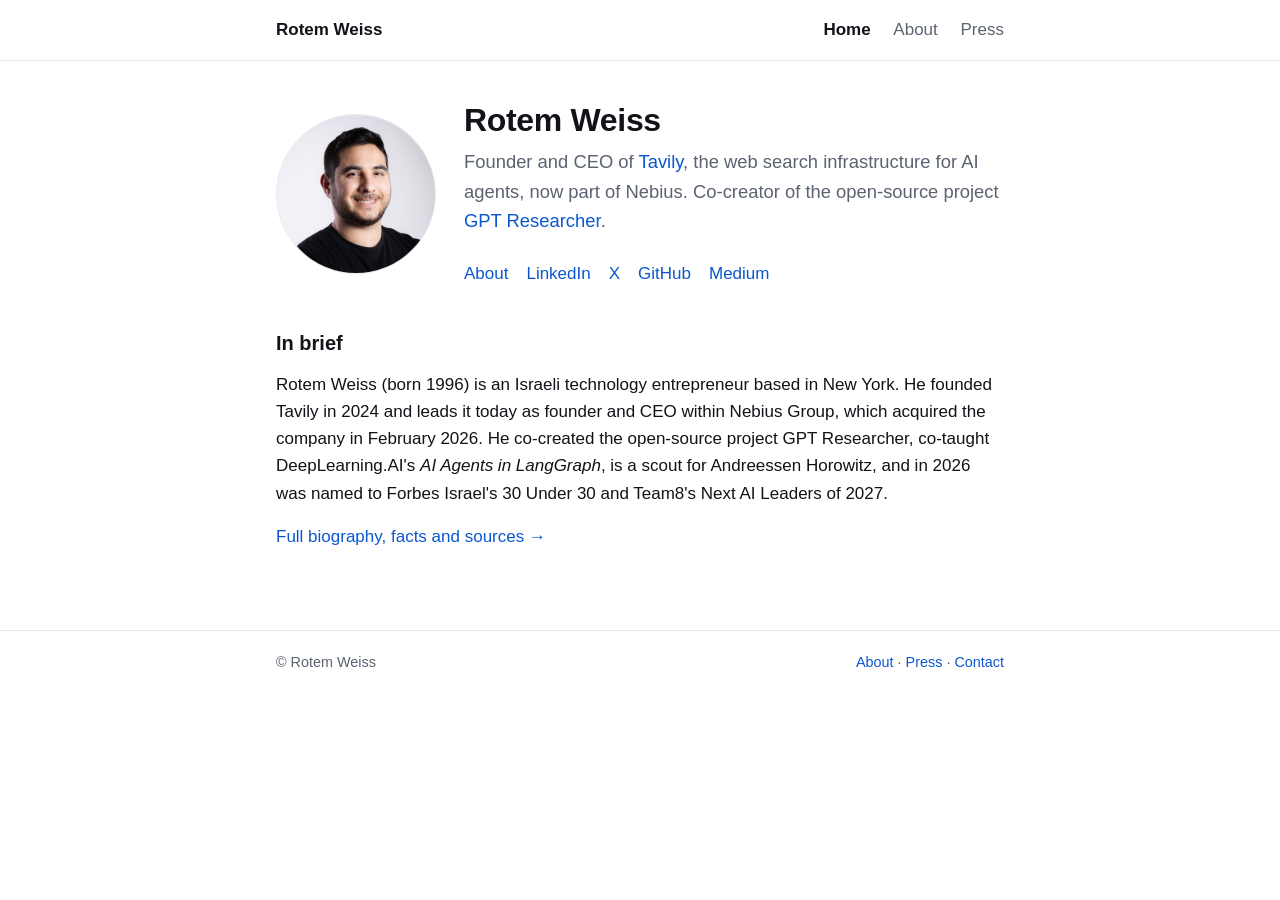
<file: index.html>
<!doctype html>
<html lang="en">
<head>
<meta charset="utf-8">
<meta name="viewport" content="width=device-width, initial-scale=1">
<title>Rotem Weiss — Founder and CEO of Tavily</title>
<meta name="description" content="Rotem Weiss is an Israeli technology entrepreneur, the founder and CEO of Tavily, and co-creator of the open-source project GPT Researcher.">
<link rel="canonical" href="https://rotemweiss.com/">
<link rel="icon" href="/favicon.ico" sizes="48x48">
<link rel="icon" href="/favicon.svg" type="image/svg+xml">
<link rel="icon" href="/icon-192.png" type="image/png" sizes="192x192">
<link rel="apple-touch-icon" href="/apple-touch-icon.png">
<link rel="stylesheet" href="/styles.css">
<meta property="og:type" content="profile">
<meta property="og:title" content="Rotem Weiss — Founder and CEO of Tavily">
<meta property="og:description" content="Israeli technology entrepreneur, founder and CEO of Tavily, co-creator of GPT Researcher.">
<meta property="og:url" content="https://rotemweiss.com/">
<meta property="og:image" content="https://rotemweiss.com/images/rotem-weiss.jpg">
<meta property="og:image:alt" content="Rotem Weiss, founder and CEO of Tavily">
<meta property="profile:first_name" content="Rotem">
<meta property="profile:last_name" content="Weiss">
<meta name="twitter:card" content="summary">
<meta name="twitter:site" content="@rweiss57">
<meta name="twitter:creator" content="@rweiss57">
<script type="application/ld+json">
{
  "@context": "https://schema.org",
  "@graph": [
    {
      "@type": "WebSite",
      "@id": "https://rotemweiss.com/#website",
      "url": "https://rotemweiss.com/",
      "name": "Rotem Weiss",
      "inLanguage": "en",
      "about": {
        "@id": "https://rotemweiss.com/about/#person"
      },
      "publisher": {
        "@id": "https://rotemweiss.com/about/#person"
      }
    },
    {
      "@type": "WebPage",
      "@id": "https://rotemweiss.com/#webpage",
      "url": "https://rotemweiss.com/",
      "name": "Rotem Weiss — Founder and CEO of Tavily",
      "isPartOf": {
        "@id": "https://rotemweiss.com/#website"
      },
      "about": {
        "@id": "https://rotemweiss.com/about/#person"
      },
      "primaryImageOfPage": {
        "@id": "https://rotemweiss.com/images/rotem-weiss.jpg"
      }
    },
    {
      "@type": "ImageObject",
      "@id": "https://rotemweiss.com/images/rotem-weiss.jpg",
      "url": "https://rotemweiss.com/images/rotem-weiss.jpg",
      "contentUrl": "https://rotemweiss.com/images/rotem-weiss.jpg",
      "caption": "Rotem Weiss, founder and CEO of Tavily",
      "representativeOfPage": true,
      "width": 1600,
      "height": 1600
    },
    {
      "@type": "Person",
      "@id": "https://rotemweiss.com/about/#person",
      "name": "Rotem Weiss",
      "givenName": "Rotem",
      "familyName": "Weiss",
      "alternateName": [
        "Rotem Ben Weiss",
        "רותם ויס",
        "רותם וייס",
        "rotemweiss57",
        "rweiss57",
        "weiss_rotem"
      ],
      "gender": "Male",
      "birthDate": "1996-09-23",
      "nationality": {
        "@type": "Country",
        "name": "Israel",
        "sameAs": "https://www.wikidata.org/wiki/Q801"
      },
      "homeLocation": {
        "@type": "City",
        "name": "New York City",
        "sameAs": "https://www.wikidata.org/wiki/Q60"
      },
      "knowsLanguage": [
        "en",
        "he"
      ],
      "url": "https://rotemweiss.com/",
      "mainEntityOfPage": "https://rotemweiss.com/about/",
      "image": [
        {
          "@id": "https://rotemweiss.com/images/rotem-weiss.jpg"
        },
        {
          "@type": "ImageObject",
          "url": "https://rotemweiss.com/images/rotem-weiss-tavily-series-a-2025.jpg",
          "contentUrl": "https://rotemweiss.com/images/rotem-weiss-tavily-series-a-2025.jpg",
          "caption": "Rotem Weiss, founder and CEO of Tavily, in New York at the time of Tavily’s $25 million Series A, August 2025",
          "width": 1067,
          "height": 711
        },
        {
          "@type": "ImageObject",
          "url": "https://rotemweiss.com/images/rotem-weiss-redis-released-san-francisco-2025.jpg",
          "contentUrl": "https://rotemweiss.com/images/rotem-weiss-redis-released-san-francisco-2025.jpg",
          "caption": "Rotem Weiss on the “Agent memory and context” panel at Redis Released, San Francisco, September 4, 2025",
          "width": 1620,
          "height": 1080
        },
        {
          "@type": "ImageObject",
          "url": "https://rotemweiss.com/images/rotem-weiss-forbes-israel-30-under-30-2026.jpg",
          "contentUrl": "https://rotemweiss.com/images/rotem-weiss-forbes-israel-30-under-30-2026.jpg",
          "caption": "Rotem Weiss on the Forbes Israel 30 Under 30 list, June 2026",
          "width": 1080,
          "height": 1350
        },
        {
          "@type": "ImageObject",
          "url": "https://rotemweiss.com/images/rotem-weiss-nebius-for-startups-podcast-2026.jpg",
          "contentUrl": "https://rotemweiss.com/images/rotem-weiss-nebius-for-startups-podcast-2026.jpg",
          "caption": "Rotem Weiss on the Nebius for Startups Podcast, June 2026",
          "width": 1280,
          "height": 720
        },
        {
          "@type": "ImageObject",
          "url": "https://rotemweiss.com/images/rotem-weiss-deeplearning-ai-agents-in-langgraph-2024.jpg",
          "contentUrl": "https://rotemweiss.com/images/rotem-weiss-deeplearning-ai-agents-in-langgraph-2024.jpg",
          "caption": "Rotem Weiss with Andrew Ng and Harrison Chase introducing the DeepLearning.AI course AI Agents in LangGraph, 2024",
          "width": 1800,
          "height": 987
        }
      ],
      "email": "mailto:rotem@tavily.com",
      "description": "Rotem Weiss is an Israeli technology entrepreneur, the founder and CEO of Tavily, and co-creator of the open-source project GPT Researcher. He founded Tavily in 2024; the company raised $25 million from Insight Partners and Alpha Wave Global and was acquired by Nebius Group in February 2026. He holds a BA in Computer Science from Columbia University and was named to the Forbes Israel 30 Under 30 list and to Team8's Next AI Leaders of 2027 in 2026.",
      "jobTitle": "Founder and CEO",
      "hasOccupation": [
        {
          "@type": "Occupation",
          "name": "Entrepreneur",
          "sameAs": "https://www.wikidata.org/wiki/Q131524"
        },
        {
          "@type": "Occupation",
          "name": "Chief executive officer",
          "sameAs": "https://www.wikidata.org/wiki/Q484876"
        },
        {
          "@type": "Occupation",
          "name": "Software engineer",
          "sameAs": "https://www.wikidata.org/wiki/Q183888"
        }
      ],
      "worksFor": [
        {
          "@id": "https://tavily.com/#organization"
        },
        {
          "@type": "Organization",
          "name": "Nebius Group",
          "url": "https://nebius.com/",
          "sameAs": [
            "https://www.wikidata.org/wiki/Q47120756",
            "https://en.wikipedia.org/wiki/Nebius_Group"
          ]
        }
      ],
      "affiliation": {
        "@type": "Organization",
        "name": "Andreessen Horowitz",
        "url": "https://a16z.com/",
        "sameAs": [
          "https://www.wikidata.org/wiki/Q4755404",
          "https://en.wikipedia.org/wiki/Andreessen_Horowitz"
        ]
      },
      "alumniOf": {
        "@type": "CollegeOrUniversity",
        "name": "Columbia University",
        "url": "https://www.columbia.edu/",
        "sameAs": [
          "https://www.wikidata.org/wiki/Q49088",
          "https://en.wikipedia.org/wiki/Columbia_University"
        ]
      },
      "award": [
        "Forbes Israel 30 Under 30 (2026)",
        "Team8 Next AI Leaders of 2027"
      ],
      "knowsAbout": [
        "Artificial intelligence",
        "AI agents",
        "Web search",
        "Retrieval-augmented generation",
        "Large language models",
        "Open-source software",
        "Entrepreneurship"
      ],
      "sameAs": [
        "https://www.wikidata.org/wiki/Q141642829",
        "https://www.linkedin.com/in/rotem-weiss",
        "https://x.com/rweiss57",
        "https://github.com/rotemweiss57",
        "https://medium.com/@rotemweiss",
        "https://www.crunchbase.com/person/rotem-weiss-c189",
        "https://www.coursera.org/instructor/~151908698",
        "https://theorg.com/org/tavily/person/rotem-weiss",
        "https://forbes.co.il/rankings/2026under30/rotem-weiss"
      ],
      "subjectOf": [
        {
          "@type": "NewsArticle",
          "headline": "The Next AI Infrastructure Battle Is Over The Web",
          "url": "https://www.forbes.com/sites/tiriasresearch/2026/11/05/the-next-ai-infrastructure-battle-is-over-the-web/",
          "datePublished": "2026-11-05",
          "author": {
            "@type": "Person",
            "name": "Kevin Hein"
          },
          "publisher": {
            "@type": "Organization",
            "name": "Forbes"
          }
        },
        {
          "@type": "WebPage",
          "name": "Enable AI agents to pay for AWS Marketplace x402 products with Amazon Bedrock AgentCore payments",
          "url": "https://aws.amazon.com/blogs/machine-learning/enable-ai-agents-to-pay-for-aws-marketplace-x402-products-with-amazon-bedrock-agentcore-payments/",
          "datePublished": "2026-11-19",
          "publisher": {
            "@type": "Organization",
            "name": "Amazon Web Services"
          }
        },
        {
          "@type": "WebPage",
          "name": "Team8 Next AI Leaders of 2027",
          "url": "https://team8.vc/events/next-ai-leaders27/",
          "publisher": {
            "@type": "Organization",
            "name": "Team8"
          }
        },
        {
          "@type": "NewsArticle",
          "headline": "Team8 launches Infra Village at NYSE and announces Next AI Leaders of 2027",
          "url": "https://thenextweb.com/news/team8-infra-village-nyse-next-ai-leaders-2027",
          "datePublished": "2026-11-23",
          "author": {
            "@type": "Person",
            "name": "John Joseph Javier"
          },
          "publisher": {
            "@type": "Organization",
            "name": "The Next Web"
          }
        },
        {
          "@type": "WebPage",
          "name": "World Of Tavily, New York, November 12, 2026",
          "url": "https://www.garysguide.com/events/i7b5pah/World-Of-Tavily",
          "publisher": {
            "@type": "Organization",
            "name": "GarysGuide"
          }
        },
        {
          "@type": "WebPage",
          "name": "Nebius x Tavily Present: An Evening in NYC",
          "url": "https://www.tavily.com/events/tavily-nebius-executive-evening-at-interrupt-nyc",
          "publisher": {
            "@type": "Organization",
            "name": "Tavily"
          }
        },
        {
          "@type": "WebPage",
          "name": "AI Agent Conference 2026 speaker: Rotem Weiss",
          "url": "https://2026.agentconference.com/speaker/Rotem-Weiss",
          "publisher": {
            "@type": "Organization",
            "name": "AI Agent Conference"
          }
        },
        {
          "@type": "WebPage",
          "name": "Agentic Web Discovery for AI Leaders, executive track, May 4, 2026",
          "url": "https://brightdata.com/lp/web-discovery-track-2026",
          "publisher": {
            "@type": "Organization",
            "name": "Bright Data"
          }
        },
        {
          "@type": "WebPage",
          "name": "Nebius Inflection: AI Expert Forum",
          "url": "https://nebius.com/events/nebius-inflection",
          "publisher": {
            "@type": "Organization",
            "name": "Nebius"
          }
        },
        {
          "@type": "NewsArticle",
          "headline": "You have to still 'keep taste and judgement': How companies are actually putting agentic AI to work",
          "url": "https://sifted.eu/articles/how-companies-are-putting-agentic-ai-to-work-brnd",
          "datePublished": "2026-09-29",
          "author": {
            "@type": "Person",
            "name": "Lara Bryant"
          },
          "publisher": {
            "@type": "Organization",
            "name": "Sifted"
          }
        },
        {
          "@type": "NewsArticle",
          "headline": "Nebius Agrees to Buy AI Agent Search Company Tavily for $275 Million",
          "url": "https://www.bloomberg.com/news/articles/2026-02-10/nebius-agrees-to-buy-ai-agent-search-company-tavily-for-275-million",
          "datePublished": "2026-02-10",
          "publisher": {
            "@type": "Organization",
            "name": "Bloomberg"
          }
        },
        {
          "@type": "NewsArticle",
          "headline": "Tavily raises $25M to connect AI agents to the web",
          "url": "https://techcrunch.com/2025/08/06/tavily-raises-25m-to-connect-ai-agents-to-the-web",
          "datePublished": "2025-08-06",
          "publisher": {
            "@type": "Organization",
            "name": "TechCrunch"
          }
        },
        {
          "@type": "NewsArticle",
          "headline": "Nebius to acquire one-year-old Israeli AI startup Tavily in deal worth up to $400 million",
          "url": "https://www.calcalistech.com/ctechnews/article/r168bhodbe",
          "datePublished": "2026-02-10",
          "publisher": {
            "@type": "Organization",
            "name": "Calcalist"
          }
        },
        {
          "@type": "NewsArticle",
          "headline": "What Nebius really bought when it bought Tavily",
          "url": "https://www.calcalistech.com/ctechnews/article/bjtrn2fw11l",
          "datePublished": "2026-02-11",
          "publisher": {
            "@type": "Organization",
            "name": "Calcalist"
          }
        },
        {
          "@type": "NewsArticle",
          "headline": "Tavily raises $20M Series A to build the Google of AI agents",
          "url": "https://www.calcalistech.com/ctechnews/article/bj9q00tgdee",
          "datePublished": "2025-08-06",
          "publisher": {
            "@type": "Organization",
            "name": "Calcalist"
          }
        },
        {
          "@type": "NewsArticle",
          "headline": "נביוס רוכשת את חברת Tavily הישראלית; התמורה: עד 400 מיליון דולר",
          "url": "https://www.calcalist.co.il/calcalistech/article/sytj11hdwwl",
          "datePublished": "2026-02-10",
          "publisher": {
            "@type": "Organization",
            "name": "Calcalist"
          }
        },
        {
          "@type": "NewsArticle",
          "headline": "Nebius buys Israeli agentic search co Tavily",
          "url": "https://en.globes.co.il/en/article-nebius-buys-israeli-agentic-search-co-tavily-1001534602",
          "datePublished": "2026-02-10",
          "publisher": {
            "@type": "Organization",
            "name": "Globes"
          }
        },
        {
          "@type": "NewsArticle",
          "headline": "Dutch-based Nebius buys Israeli startup that connects AI agents to the web",
          "url": "https://www.timesofisrael.com/dutch-based-nebius-buys-israeli-startup-that-connects-ai-agents-to-the-web",
          "datePublished": "2026-02-11",
          "publisher": {
            "@type": "Organization",
            "name": "The Times of Israel"
          }
        },
        {
          "@type": "NewsArticle",
          "headline": "Tavily raises $25M to expand real-time web access infrastructure for AI agents",
          "url": "https://siliconangle.com/2025/08/06/tavily-raises-25m-expand-real-time-web-access-infrastructure-ai-agents/",
          "datePublished": "2025-08-06",
          "publisher": {
            "@type": "Organization",
            "name": "SiliconANGLE"
          }
        },
        {
          "@type": "NewsArticle",
          "headline": "Wiz, Cyera and Eon founders back Israeli AI startup Euno in $23 million round",
          "url": "https://www.calcalistech.com/ctechnews/article/h1snf20ugx",
          "datePublished": "2026-09-09",
          "publisher": {
            "@type": "Organization",
            "name": "Calcalist"
          }
        },
        {
          "@type": "WebPage",
          "name": "Forbes Israel 30 Under 30 2026: Rotem Weiss",
          "url": "https://forbes.co.il/rankings/2026under30/rotem-weiss",
          "publisher": {
            "@type": "Organization",
            "name": "Forbes Israel"
          }
        },
        {
          "@type": "WebPage",
          "name": "Nebius announces agreement to acquire Tavily to add agentic search to its AI cloud platform",
          "url": "https://nebius.com/newsroom/nebius-announces-agreement-to-acquire-tavily-to-add-agentic-search-to-its-ai-cloud-platform",
          "publisher": {
            "@type": "Organization",
            "name": "Nebius Group"
          },
          "datePublished": "2026-02-10"
        },
        {
          "@type": "WebPage",
          "name": "Nebius Group N.V. Form 6-K, Exhibit 99.1",
          "url": "https://www.sec.gov/Archives/edgar/data/1513845/000110465926012492/tm265786d1_ex99-1.htm",
          "publisher": {
            "@type": "Organization",
            "name": "U.S. Securities and Exchange Commission"
          },
          "datePublished": "2026-02-10"
        },
        {
          "@type": "WebPage",
          "name": "Agreement and Plan of Merger (Form 20-F, Exhibit 4.6)",
          "url": "https://www.sec.gov/Archives/edgar/data/1513845/000110465926052948/nbis-20251231xex4d6.htm",
          "publisher": {
            "@type": "Organization",
            "name": "U.S. Securities and Exchange Commission"
          },
          "datePublished": "2026-04-30"
        },
        {
          "@type": "WebPage",
          "name": "ICML 2026: Papers That Matter",
          "url": "https://nebius.science/stories/icml-papers-that-matter",
          "publisher": {
            "@type": "Organization",
            "name": "Nebius"
          },
          "datePublished": "2026-07-08"
        },
        {
          "@type": "WebPage",
          "name": "Nebius at ICLR 2026",
          "url": "https://nebius.com/events/iclr-2026",
          "publisher": {
            "@type": "Organization",
            "name": "Nebius"
          }
        },
        {
          "@type": "WebPage",
          "name": "Nebius investor hub: Building Search for the Agentic AI Era",
          "url": "https://nebius.com/investor-hub",
          "publisher": {
            "@type": "Organization",
            "name": "Nebius Group"
          }
        },
        {
          "@type": "WebPage",
          "name": "How Tavily uses MongoDB to enhance agentic workflows",
          "url": "https://www.mongodb.com/company/blog/innovation/how-tavily-uses-mongodb-to-enhance-agentic-workflows",
          "publisher": {
            "@type": "Organization",
            "name": "MongoDB"
          },
          "datePublished": "2025-08-05"
        },
        {
          "@type": "WebPage",
          "name": "Elastic customer story: Tavily",
          "url": "https://www.elastic.co/customers/tavily",
          "publisher": {
            "@type": "Organization",
            "name": "Elastic"
          }
        },
        {
          "@type": "WebPage",
          "name": "AI Agents for Work — DAPLab workshop, Columbia University",
          "url": "https://daplab.cs.columbia.edu/workshop/2025-10/",
          "publisher": {
            "@type": "Organization",
            "name": "Columbia University"
          },
          "datePublished": "2025-10-27"
        },
        {
          "@type": "WebPage",
          "name": "Startup Columbia 2024 winners",
          "url": "https://entrepreneurship.columbia.edu/2024/05/17/congratulations-to-the-winners-of-startup-columbia-2024/",
          "publisher": {
            "@type": "Organization",
            "name": "Columbia University"
          },
          "datePublished": "2024-05-17"
        },
        {
          "@type": "WebPage",
          "name": "Tavily Raises $25 Million to Power the Internet of Agents",
          "url": "https://www.insightpartners.com/ideas/tavily-raises-25-million-to-power-the-internet-of-agents",
          "publisher": {
            "@type": "Organization",
            "name": "Insight Partners"
          },
          "datePublished": "2025-08-06"
        },
        {
          "@type": "WebPage",
          "name": "AI Agents in LangGraph",
          "url": "https://www.deeplearning.ai/courses/ai-agents-in-langgraph",
          "publisher": {
            "@type": "Organization",
            "name": "DeepLearning.AI"
          }
        },
        {
          "@type": "WebPage",
          "name": "The future of research: GPT Researcher",
          "url": "https://www.fry-ai.com/p/future-research-gpt-researcher",
          "publisher": {
            "@type": "Organization",
            "name": "Fry AI"
          }
        },
        {
          "@type": "VideoObject",
          "name": "Rotem Weiss & Bat Hoter Ishay at SF Tech Week",
          "url": "https://svin.biz/events/sf-tech-week/rotem-bat-tavily-post-v8",
          "embedUrl": "https://iframe.videodelivery.net/8aee1c24c027224315f14de6a8355a48",
          "duration": "PT8M35S",
          "uploadDate": "2026-10-14",
          "thumbnailUrl": "https://videodelivery.net/8aee1c24c027224315f14de6a8355a48/thumbnails/thumbnail.jpg?time=2s&height=720",
          "description": "Video interview with Rotem Weiss, founder and CEO of Tavily, recorded by Silicon Valley Insider at SF Tech Week, October 2026.",
          "publisher": {
            "@type": "Organization",
            "name": "Silicon Valley Insider"
          }
        },
        {
          "@type": "VideoObject",
          "name": "Rotem Weiss: Rebuilding Search for the Agentic Web",
          "url": "https://www.youtube.com/watch?v=CnhxZezhI0s",
          "embedUrl": "https://www.youtube.com/embed/CnhxZezhI0s",
          "duration": "PT21M1S",
          "uploadDate": "2026-10-13T12:43:55-07:00",
          "thumbnailUrl": "https://i.ytimg.com/vi/CnhxZezhI0s/hqdefault.jpg",
          "description": "Rotem Weiss, founder and CEO of Tavily, presents Rebuilding Search for the Agentic Web at The AI Conference 2026 in San Francisco.",
          "publisher": {
            "@type": "Organization",
            "name": "The AI Conference"
          }
        },
        {
          "@type": "VideoObject",
          "name": "The \"Internet of AI Agents\" is Here (feat. Tavily CEO) | People Who Ship Episode 5",
          "url": "https://www.youtube.com/watch?v=Gjzf7HpsOW0",
          "embedUrl": "https://www.youtube.com/embed/Gjzf7HpsOW0",
          "duration": "PT33M5S",
          "uploadDate": "2025-11-17T05:00:29-08:00",
          "thumbnailUrl": "https://i.ytimg.com/vi/Gjzf7HpsOW0/hqdefault.jpg",
          "description": "MongoDB's People Who Ship podcast interviews Rotem Weiss, founder and CEO of Tavily.",
          "publisher": {
            "@type": "Organization",
            "name": "MongoDB"
          }
        },
        {
          "@type": "VideoObject",
          "name": "How Tavily Got to 1M Users Without Sending One Cold Email",
          "url": "https://www.youtube.com/watch?v=o_Q8Iofk1Lk",
          "embedUrl": "https://www.youtube.com/embed/o_Q8Iofk1Lk",
          "duration": "PT22M56S",
          "uploadDate": "2026-06-23T03:00:02-07:00",
          "thumbnailUrl": "https://i.ytimg.com/vi/o_Q8Iofk1Lk/hqdefault.jpg",
          "description": "The Nebius for Startups Podcast with Rotem Weiss, founder and CEO of Tavily.",
          "publisher": {
            "@type": "Organization",
            "name": "Nebius"
          }
        },
        {
          "@type": "VideoObject",
          "name": "AIM345: Context engineering and building better agents — AWS re:Invent 2025",
          "url": "https://www.youtube.com/watch?v=KZapt0fQA8k",
          "embedUrl": "https://www.youtube.com/embed/KZapt0fQA8k",
          "duration": "PT57M22S",
          "uploadDate": "2025-12-04T19:22:50-08:00",
          "thumbnailUrl": "https://i.ytimg.com/vi/KZapt0fQA8k/hqdefault.jpg",
          "description": "AWS re:Invent 2025 session with Rotem Weiss, founder and CEO of Tavily.",
          "publisher": {
            "@type": "Organization",
            "name": "Amazon Web Services"
          }
        }
      ]
    },
    {
      "@type": "Organization",
      "@id": "https://tavily.com/#organization",
      "name": "Tavily",
      "url": "https://tavily.com",
      "description": "Tavily is the web search and extraction infrastructure for AI agents, acquired by Nebius Group in 2026.",
      "foundingDate": "2024",
      "foundingLocation": {
        "@type": "City",
        "name": "New York City"
      },
      "founder": {
        "@id": "https://rotemweiss.com/about/#person"
      },
      "parentOrganization": {
        "@type": "Organization",
        "name": "Nebius Group",
        "url": "https://nebius.com/",
        "sameAs": [
          "https://www.wikidata.org/wiki/Q47120756",
          "https://en.wikipedia.org/wiki/Nebius_Group"
        ]
      },
      "sameAs": [
        "https://www.wikidata.org/wiki/Q141642821",
        "https://www.crunchbase.com/organization/tavily",
        "https://www.linkedin.com/company/tavily",
        "https://github.com/tavily-ai",
        "https://x.com/tavilyai"
      ]
    }
  ]
}
</script>
</head>
<body>
<header class="site">
  <div class="wrap">
    <a class="brand" href="/">Rotem Weiss</a>
    <nav>
      <a href="/" aria-current="page">Home</a>
      <a href="/about/">About</a>
      <a href="/press/">Press</a>
    </nav>
  </div>
</header>

<main>
  <div class="wrap">
    <section class="hero">
      <img src="/images/rotem-weiss.jpg" alt="Rotem Weiss, founder and CEO of Tavily" width="160" height="160">
      <div class="text">
        <h1>Rotem Weiss</h1>
        <p class="lede">Founder and CEO of <a href="https://tavily.com">Tavily</a>, the web search infrastructure for AI agents, now part of Nebius. Co-creator of the open-source project <a href="https://gptr.dev">GPT Researcher</a>.</p>
        <ul class="links">
          <li><a href="/about/">About</a></li>
          <li><a href="https://www.linkedin.com/in/rotem-weiss" rel="me">LinkedIn</a></li>
          <li><a href="https://x.com/rweiss57" rel="me">X</a></li>
          <li><a href="https://github.com/rotemweiss57" rel="me">GitHub</a></li>
          <li><a href="https://medium.com/@rotemweiss" rel="me">Medium</a></li>
        </ul>
      </div>
    </section>

    <h2>In brief</h2>
    <p>Rotem Weiss (born 1996) is an Israeli technology entrepreneur based in New York. He founded Tavily in 2024 and leads it today as founder and CEO within Nebius Group, which acquired the company in February 2026. He co-created the open-source project GPT Researcher, co-taught DeepLearning.AI's <em>AI Agents in LangGraph</em>, is a scout for Andreessen Horowitz, and in 2026 was named to Forbes Israel's 30 Under 30 and Team8's Next AI Leaders of 2027.</p>
    <p><a href="/about/">Full biography, facts and sources →</a></p>
  </div>
</main>

<footer class="site">
  <div class="wrap">
    <span>© Rotem Weiss</span>
    <span><a href="/about/">About</a> · <a href="/press/">Press</a> · <a href="mailto:rotem@tavily.com">Contact</a></span>
  </div>
</footer>
</body>
</html>
</file>
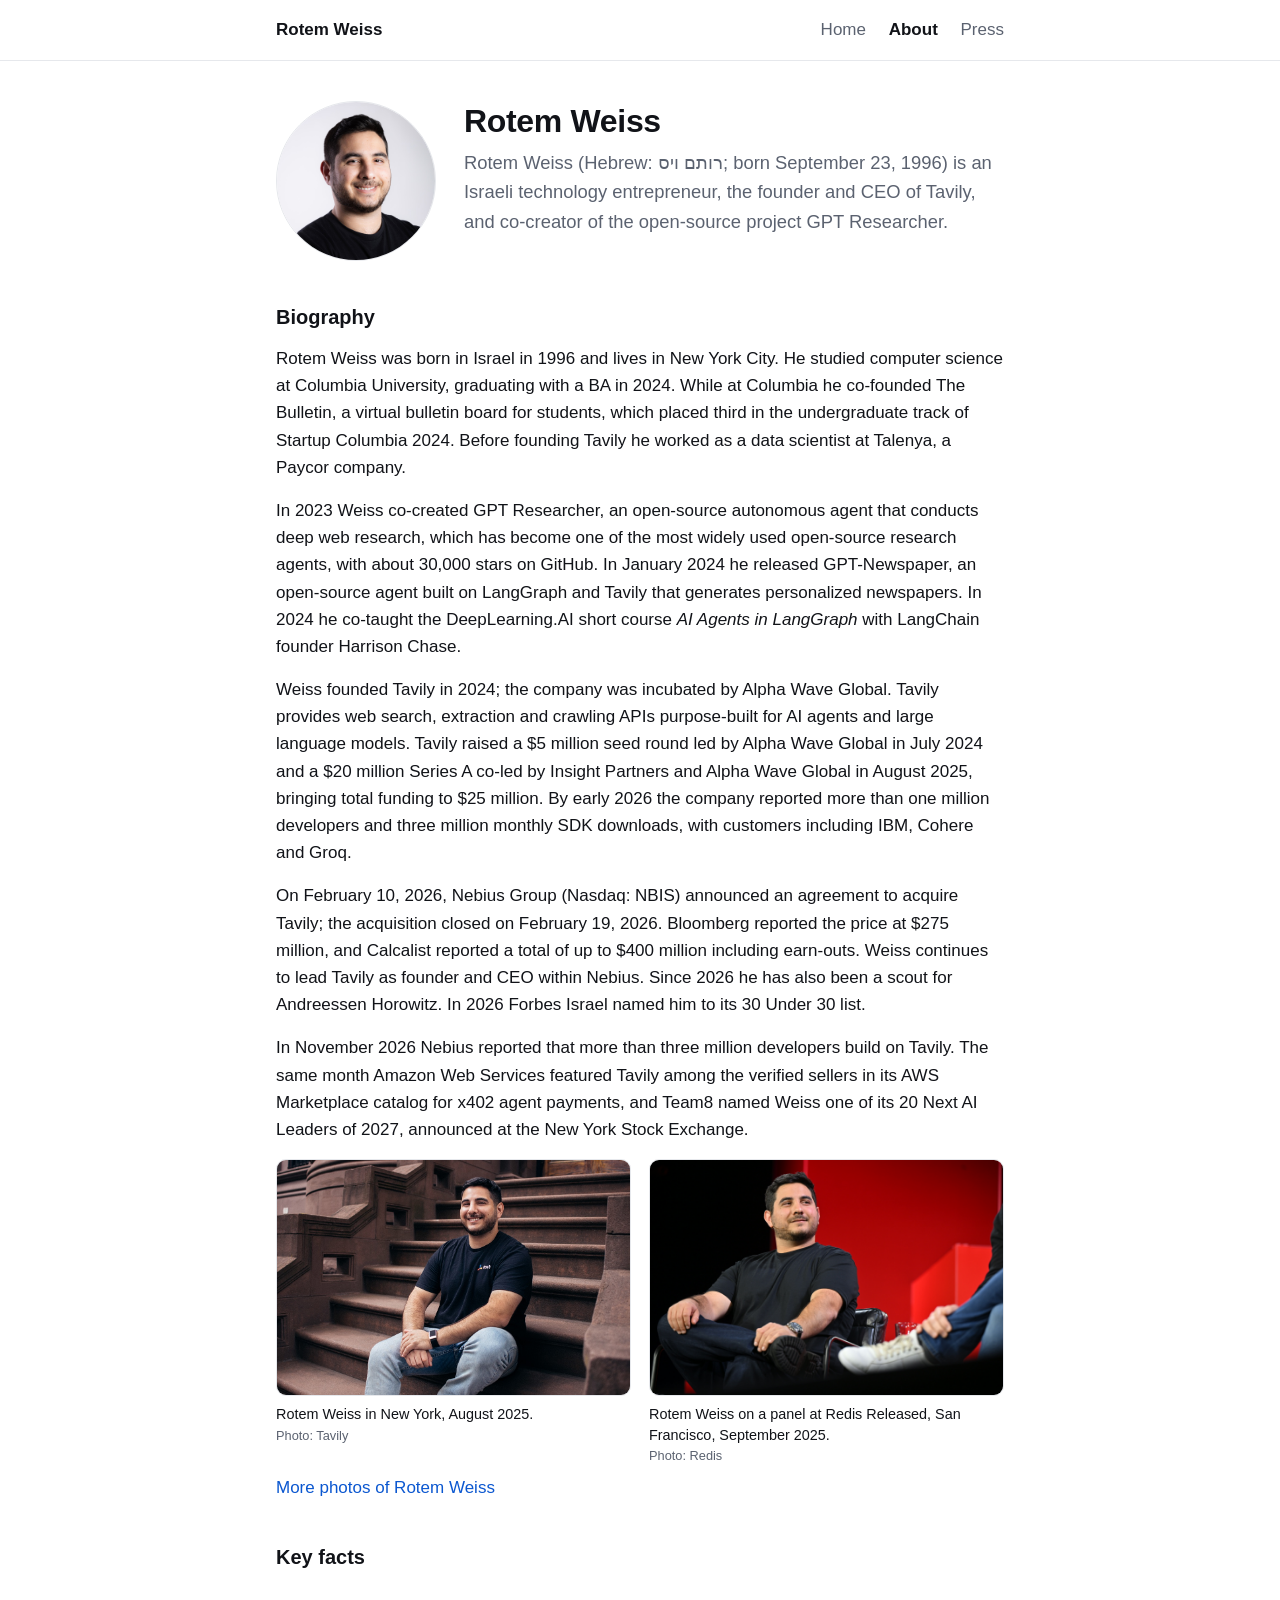
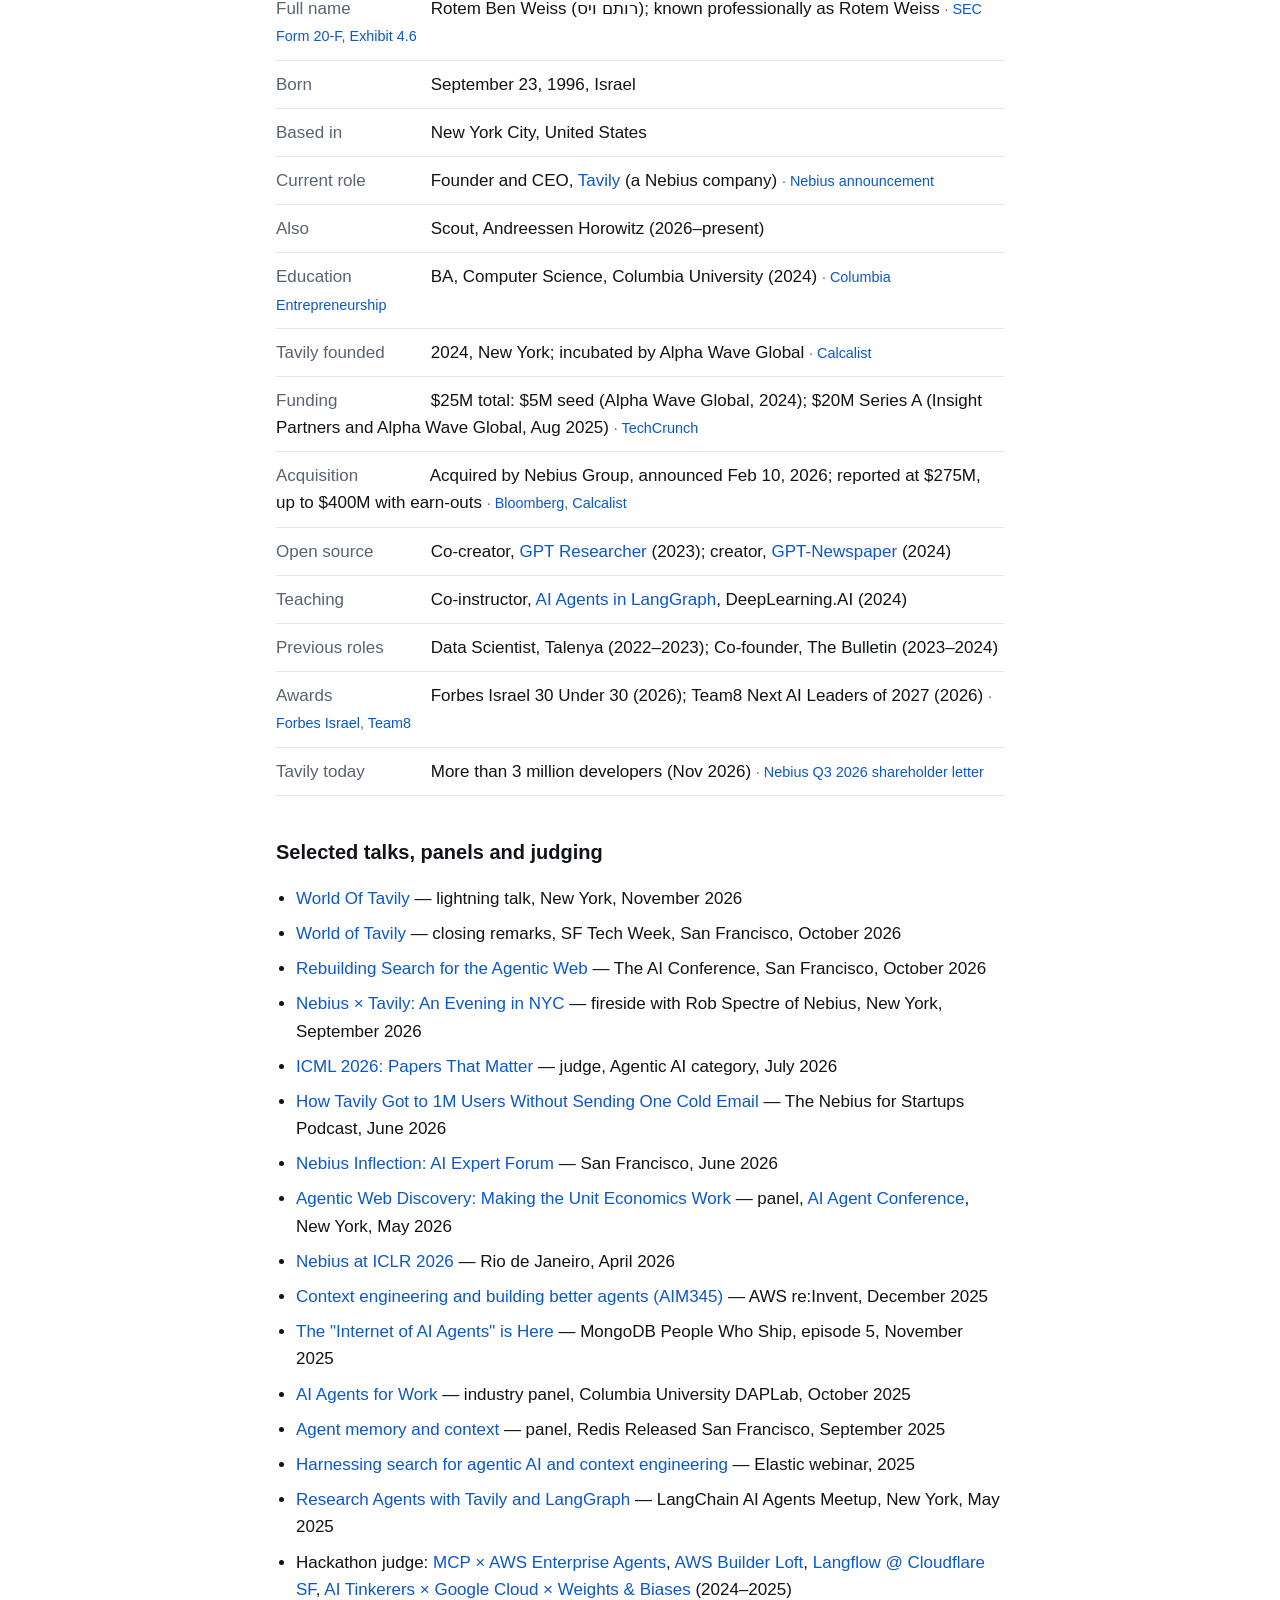
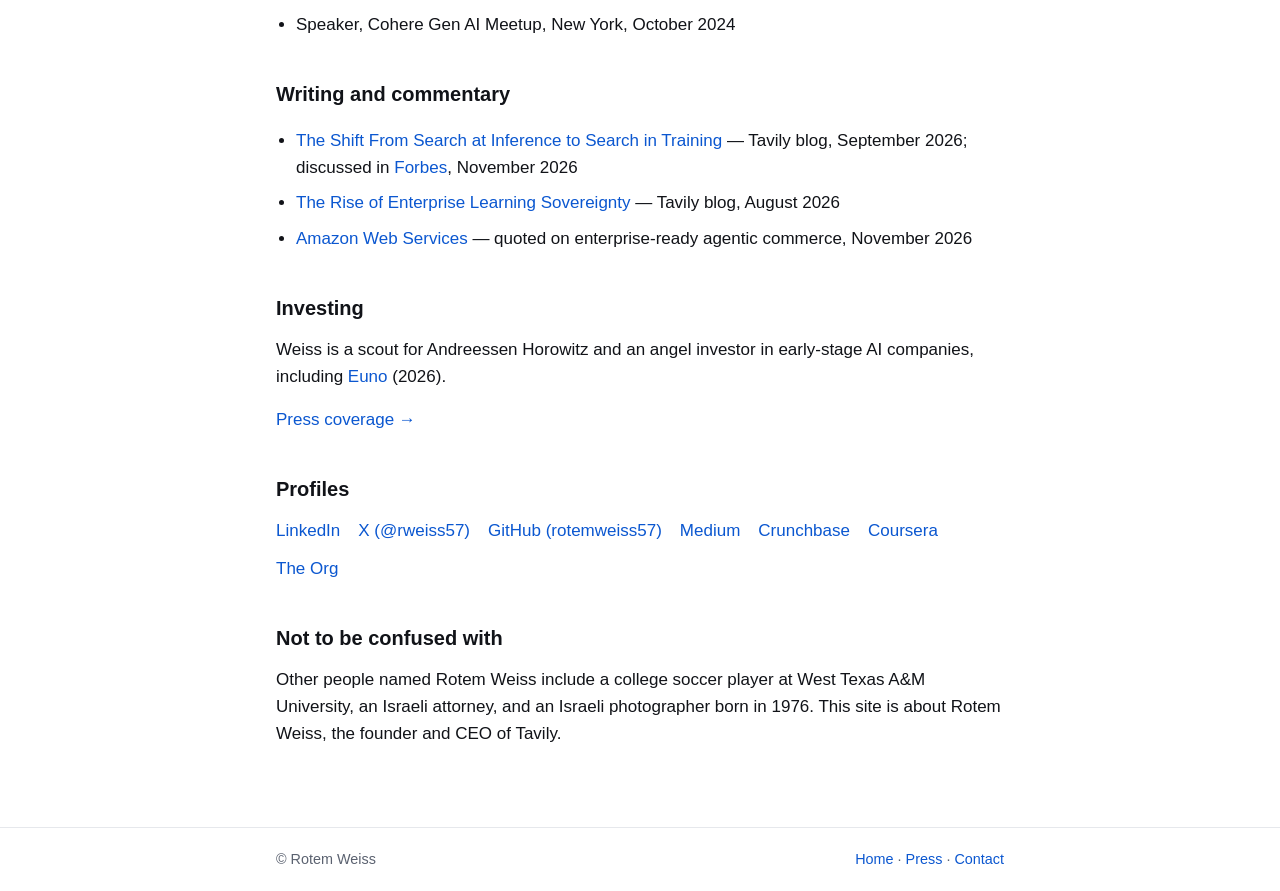
<file: about/index.html>
<!doctype html>
<html lang="en">
<head>
<meta charset="utf-8">
<meta name="viewport" content="width=device-width, initial-scale=1">
<title>About Rotem Weiss — Founder and CEO of Tavily</title>
<meta name="description" content="Biography of Rotem Weiss: Israeli technology entrepreneur, founder and CEO of Tavily (acquired by Nebius in 2026), co-creator of GPT Researcher, Columbia University computer science graduate, Forbes Israel 30 Under 30, Team8 Next AI Leaders of 2027.">
<link rel="canonical" href="https://rotemweiss.com/about/">
<link rel="icon" href="/favicon.ico" sizes="48x48">
<link rel="icon" href="/favicon.svg" type="image/svg+xml">
<link rel="icon" href="/icon-192.png" type="image/png" sizes="192x192">
<link rel="apple-touch-icon" href="/apple-touch-icon.png">
<link rel="stylesheet" href="/styles.css">
<meta property="og:type" content="profile">
<meta property="og:title" content="About Rotem Weiss — Founder and CEO of Tavily">
<meta property="og:description" content="Israeli technology entrepreneur, founder and CEO of Tavily, co-creator of GPT Researcher.">
<meta property="og:url" content="https://rotemweiss.com/about/">
<meta property="og:image" content="https://rotemweiss.com/images/rotem-weiss.jpg">
<meta property="og:image:alt" content="Rotem Weiss, founder and CEO of Tavily">
<meta property="profile:first_name" content="Rotem">
<meta property="profile:last_name" content="Weiss">
<meta name="twitter:card" content="summary">
<meta name="twitter:site" content="@rweiss57">
<script type="application/ld+json">
{
  "@context": "https://schema.org",
  "@graph": [
    {
      "@type": "ProfilePage",
      "@id": "https://rotemweiss.com/about/#profilepage",
      "url": "https://rotemweiss.com/about/",
      "name": "About Rotem Weiss",
      "inLanguage": "en",
      "dateCreated": "2026-10-04T17:13:55-07:00",
      "dateModified": "2026-11-23T18:00:00-05:00",
      "isPartOf": {
        "@id": "https://rotemweiss.com/#website"
      },
      "primaryImageOfPage": {
        "@id": "https://rotemweiss.com/images/rotem-weiss.jpg"
      },
      "mainEntity": {
        "@id": "https://rotemweiss.com/about/#person"
      }
    },
    {
      "@type": "WebSite",
      "@id": "https://rotemweiss.com/#website",
      "url": "https://rotemweiss.com/",
      "name": "Rotem Weiss",
      "publisher": {
        "@id": "https://rotemweiss.com/about/#person"
      }
    },
    {
      "@type": "ImageObject",
      "@id": "https://rotemweiss.com/images/rotem-weiss.jpg",
      "url": "https://rotemweiss.com/images/rotem-weiss.jpg",
      "contentUrl": "https://rotemweiss.com/images/rotem-weiss.jpg",
      "caption": "Rotem Weiss, founder and CEO of Tavily",
      "representativeOfPage": true,
      "width": 1600,
      "height": 1600
    },
    {
      "@type": "Person",
      "@id": "https://rotemweiss.com/about/#person",
      "name": "Rotem Weiss",
      "givenName": "Rotem",
      "familyName": "Weiss",
      "alternateName": [
        "Rotem Ben Weiss",
        "רותם ויס",
        "רותם וייס",
        "rotemweiss57",
        "rweiss57",
        "weiss_rotem"
      ],
      "gender": "Male",
      "birthDate": "1996-09-23",
      "nationality": {
        "@type": "Country",
        "name": "Israel",
        "sameAs": "https://www.wikidata.org/wiki/Q801"
      },
      "homeLocation": {
        "@type": "City",
        "name": "New York City",
        "sameAs": "https://www.wikidata.org/wiki/Q60"
      },
      "knowsLanguage": [
        "en",
        "he"
      ],
      "url": "https://rotemweiss.com/",
      "mainEntityOfPage": "https://rotemweiss.com/about/",
      "image": [
        {
          "@id": "https://rotemweiss.com/images/rotem-weiss.jpg"
        },
        {
          "@type": "ImageObject",
          "url": "https://rotemweiss.com/images/rotem-weiss-tavily-series-a-2025.jpg",
          "contentUrl": "https://rotemweiss.com/images/rotem-weiss-tavily-series-a-2025.jpg",
          "caption": "Rotem Weiss, founder and CEO of Tavily, in New York at the time of Tavily’s $25 million Series A, August 2025",
          "width": 1067,
          "height": 711
        },
        {
          "@type": "ImageObject",
          "url": "https://rotemweiss.com/images/rotem-weiss-redis-released-san-francisco-2025.jpg",
          "contentUrl": "https://rotemweiss.com/images/rotem-weiss-redis-released-san-francisco-2025.jpg",
          "caption": "Rotem Weiss on the “Agent memory and context” panel at Redis Released, San Francisco, September 4, 2025",
          "width": 1620,
          "height": 1080
        },
        {
          "@type": "ImageObject",
          "url": "https://rotemweiss.com/images/rotem-weiss-forbes-israel-30-under-30-2026.jpg",
          "contentUrl": "https://rotemweiss.com/images/rotem-weiss-forbes-israel-30-under-30-2026.jpg",
          "caption": "Rotem Weiss on the Forbes Israel 30 Under 30 list, June 2026",
          "width": 1080,
          "height": 1350
        },
        {
          "@type": "ImageObject",
          "url": "https://rotemweiss.com/images/rotem-weiss-nebius-for-startups-podcast-2026.jpg",
          "contentUrl": "https://rotemweiss.com/images/rotem-weiss-nebius-for-startups-podcast-2026.jpg",
          "caption": "Rotem Weiss on the Nebius for Startups Podcast, June 2026",
          "width": 1280,
          "height": 720
        },
        {
          "@type": "ImageObject",
          "url": "https://rotemweiss.com/images/rotem-weiss-deeplearning-ai-agents-in-langgraph-2024.jpg",
          "contentUrl": "https://rotemweiss.com/images/rotem-weiss-deeplearning-ai-agents-in-langgraph-2024.jpg",
          "caption": "Rotem Weiss with Andrew Ng and Harrison Chase introducing the DeepLearning.AI course AI Agents in LangGraph, 2024",
          "width": 1800,
          "height": 987
        }
      ],
      "email": "mailto:rotem@tavily.com",
      "description": "Rotem Weiss is an Israeli technology entrepreneur, the founder and CEO of Tavily, and co-creator of the open-source project GPT Researcher. He founded Tavily in 2024; the company raised $25 million from Insight Partners and Alpha Wave Global and was acquired by Nebius Group in February 2026. He holds a BA in Computer Science from Columbia University and was named to the Forbes Israel 30 Under 30 list and to Team8's Next AI Leaders of 2027 in 2026.",
      "jobTitle": "Founder and CEO",
      "hasOccupation": [
        {
          "@type": "Occupation",
          "name": "Entrepreneur",
          "sameAs": "https://www.wikidata.org/wiki/Q131524"
        },
        {
          "@type": "Occupation",
          "name": "Chief executive officer",
          "sameAs": "https://www.wikidata.org/wiki/Q484876"
        },
        {
          "@type": "Occupation",
          "name": "Software engineer",
          "sameAs": "https://www.wikidata.org/wiki/Q183888"
        }
      ],
      "worksFor": [
        {
          "@id": "https://tavily.com/#organization"
        },
        {
          "@type": "Organization",
          "name": "Nebius Group",
          "url": "https://nebius.com/",
          "sameAs": [
            "https://www.wikidata.org/wiki/Q47120756",
            "https://en.wikipedia.org/wiki/Nebius_Group"
          ]
        }
      ],
      "affiliation": {
        "@type": "Organization",
        "name": "Andreessen Horowitz",
        "url": "https://a16z.com/",
        "sameAs": [
          "https://www.wikidata.org/wiki/Q4755404",
          "https://en.wikipedia.org/wiki/Andreessen_Horowitz"
        ]
      },
      "alumniOf": {
        "@type": "CollegeOrUniversity",
        "name": "Columbia University",
        "url": "https://www.columbia.edu/",
        "sameAs": [
          "https://www.wikidata.org/wiki/Q49088",
          "https://en.wikipedia.org/wiki/Columbia_University"
        ]
      },
      "award": [
        "Forbes Israel 30 Under 30 (2026)",
        "Team8 Next AI Leaders of 2027"
      ],
      "knowsAbout": [
        "Artificial intelligence",
        "AI agents",
        "Web search",
        "Retrieval-augmented generation",
        "Large language models",
        "Open-source software",
        "Entrepreneurship"
      ],
      "sameAs": [
        "https://www.wikidata.org/wiki/Q141642829",
        "https://www.linkedin.com/in/rotem-weiss",
        "https://x.com/rweiss57",
        "https://github.com/rotemweiss57",
        "https://medium.com/@rotemweiss",
        "https://www.crunchbase.com/person/rotem-weiss-c189",
        "https://www.coursera.org/instructor/~151908698",
        "https://theorg.com/org/tavily/person/rotem-weiss",
        "https://forbes.co.il/rankings/2026under30/rotem-weiss"
      ],
      "subjectOf": [
        {
          "@type": "NewsArticle",
          "headline": "The Next AI Infrastructure Battle Is Over The Web",
          "url": "https://www.forbes.com/sites/tiriasresearch/2026/11/05/the-next-ai-infrastructure-battle-is-over-the-web/",
          "datePublished": "2026-11-05",
          "author": {
            "@type": "Person",
            "name": "Kevin Hein"
          },
          "publisher": {
            "@type": "Organization",
            "name": "Forbes"
          }
        },
        {
          "@type": "WebPage",
          "name": "Enable AI agents to pay for AWS Marketplace x402 products with Amazon Bedrock AgentCore payments",
          "url": "https://aws.amazon.com/blogs/machine-learning/enable-ai-agents-to-pay-for-aws-marketplace-x402-products-with-amazon-bedrock-agentcore-payments/",
          "datePublished": "2026-11-19",
          "publisher": {
            "@type": "Organization",
            "name": "Amazon Web Services"
          }
        },
        {
          "@type": "WebPage",
          "name": "Team8 Next AI Leaders of 2027",
          "url": "https://team8.vc/events/next-ai-leaders27/",
          "publisher": {
            "@type": "Organization",
            "name": "Team8"
          }
        },
        {
          "@type": "NewsArticle",
          "headline": "Team8 launches Infra Village at NYSE and announces Next AI Leaders of 2027",
          "url": "https://thenextweb.com/news/team8-infra-village-nyse-next-ai-leaders-2027",
          "datePublished": "2026-11-23",
          "author": {
            "@type": "Person",
            "name": "John Joseph Javier"
          },
          "publisher": {
            "@type": "Organization",
            "name": "The Next Web"
          }
        },
        {
          "@type": "WebPage",
          "name": "World Of Tavily, New York, November 12, 2026",
          "url": "https://www.garysguide.com/events/i7b5pah/World-Of-Tavily",
          "publisher": {
            "@type": "Organization",
            "name": "GarysGuide"
          }
        },
        {
          "@type": "WebPage",
          "name": "Nebius x Tavily Present: An Evening in NYC",
          "url": "https://www.tavily.com/events/tavily-nebius-executive-evening-at-interrupt-nyc",
          "publisher": {
            "@type": "Organization",
            "name": "Tavily"
          }
        },
        {
          "@type": "WebPage",
          "name": "AI Agent Conference 2026 speaker: Rotem Weiss",
          "url": "https://2026.agentconference.com/speaker/Rotem-Weiss",
          "publisher": {
            "@type": "Organization",
            "name": "AI Agent Conference"
          }
        },
        {
          "@type": "WebPage",
          "name": "Agentic Web Discovery for AI Leaders, executive track, May 4, 2026",
          "url": "https://brightdata.com/lp/web-discovery-track-2026",
          "publisher": {
            "@type": "Organization",
            "name": "Bright Data"
          }
        },
        {
          "@type": "WebPage",
          "name": "Nebius Inflection: AI Expert Forum",
          "url": "https://nebius.com/events/nebius-inflection",
          "publisher": {
            "@type": "Organization",
            "name": "Nebius"
          }
        },
        {
          "@type": "NewsArticle",
          "headline": "You have to still 'keep taste and judgement': How companies are actually putting agentic AI to work",
          "url": "https://sifted.eu/articles/how-companies-are-putting-agentic-ai-to-work-brnd",
          "datePublished": "2026-09-29",
          "author": {
            "@type": "Person",
            "name": "Lara Bryant"
          },
          "publisher": {
            "@type": "Organization",
            "name": "Sifted"
          }
        },
        {
          "@type": "NewsArticle",
          "headline": "Nebius Agrees to Buy AI Agent Search Company Tavily for $275 Million",
          "url": "https://www.bloomberg.com/news/articles/2026-02-10/nebius-agrees-to-buy-ai-agent-search-company-tavily-for-275-million",
          "datePublished": "2026-02-10",
          "publisher": {
            "@type": "Organization",
            "name": "Bloomberg"
          }
        },
        {
          "@type": "NewsArticle",
          "headline": "Tavily raises $25M to connect AI agents to the web",
          "url": "https://techcrunch.com/2025/08/06/tavily-raises-25m-to-connect-ai-agents-to-the-web",
          "datePublished": "2025-08-06",
          "publisher": {
            "@type": "Organization",
            "name": "TechCrunch"
          }
        },
        {
          "@type": "NewsArticle",
          "headline": "Nebius to acquire one-year-old Israeli AI startup Tavily in deal worth up to $400 million",
          "url": "https://www.calcalistech.com/ctechnews/article/r168bhodbe",
          "datePublished": "2026-02-10",
          "publisher": {
            "@type": "Organization",
            "name": "Calcalist"
          }
        },
        {
          "@type": "NewsArticle",
          "headline": "What Nebius really bought when it bought Tavily",
          "url": "https://www.calcalistech.com/ctechnews/article/bjtrn2fw11l",
          "datePublished": "2026-02-11",
          "publisher": {
            "@type": "Organization",
            "name": "Calcalist"
          }
        },
        {
          "@type": "NewsArticle",
          "headline": "Tavily raises $20M Series A to build the Google of AI agents",
          "url": "https://www.calcalistech.com/ctechnews/article/bj9q00tgdee",
          "datePublished": "2025-08-06",
          "publisher": {
            "@type": "Organization",
            "name": "Calcalist"
          }
        },
        {
          "@type": "NewsArticle",
          "headline": "נביוס רוכשת את חברת Tavily הישראלית; התמורה: עד 400 מיליון דולר",
          "url": "https://www.calcalist.co.il/calcalistech/article/sytj11hdwwl",
          "datePublished": "2026-02-10",
          "publisher": {
            "@type": "Organization",
            "name": "Calcalist"
          }
        },
        {
          "@type": "NewsArticle",
          "headline": "Nebius buys Israeli agentic search co Tavily",
          "url": "https://en.globes.co.il/en/article-nebius-buys-israeli-agentic-search-co-tavily-1001534602",
          "datePublished": "2026-02-10",
          "publisher": {
            "@type": "Organization",
            "name": "Globes"
          }
        },
        {
          "@type": "NewsArticle",
          "headline": "Dutch-based Nebius buys Israeli startup that connects AI agents to the web",
          "url": "https://www.timesofisrael.com/dutch-based-nebius-buys-israeli-startup-that-connects-ai-agents-to-the-web",
          "datePublished": "2026-02-11",
          "publisher": {
            "@type": "Organization",
            "name": "The Times of Israel"
          }
        },
        {
          "@type": "NewsArticle",
          "headline": "Tavily raises $25M to expand real-time web access infrastructure for AI agents",
          "url": "https://siliconangle.com/2025/08/06/tavily-raises-25m-expand-real-time-web-access-infrastructure-ai-agents/",
          "datePublished": "2025-08-06",
          "publisher": {
            "@type": "Organization",
            "name": "SiliconANGLE"
          }
        },
        {
          "@type": "NewsArticle",
          "headline": "Wiz, Cyera and Eon founders back Israeli AI startup Euno in $23 million round",
          "url": "https://www.calcalistech.com/ctechnews/article/h1snf20ugx",
          "datePublished": "2026-09-09",
          "publisher": {
            "@type": "Organization",
            "name": "Calcalist"
          }
        },
        {
          "@type": "WebPage",
          "name": "Forbes Israel 30 Under 30 2026: Rotem Weiss",
          "url": "https://forbes.co.il/rankings/2026under30/rotem-weiss",
          "publisher": {
            "@type": "Organization",
            "name": "Forbes Israel"
          }
        },
        {
          "@type": "WebPage",
          "name": "Nebius announces agreement to acquire Tavily to add agentic search to its AI cloud platform",
          "url": "https://nebius.com/newsroom/nebius-announces-agreement-to-acquire-tavily-to-add-agentic-search-to-its-ai-cloud-platform",
          "publisher": {
            "@type": "Organization",
            "name": "Nebius Group"
          },
          "datePublished": "2026-02-10"
        },
        {
          "@type": "WebPage",
          "name": "Nebius Group N.V. Form 6-K, Exhibit 99.1",
          "url": "https://www.sec.gov/Archives/edgar/data/1513845/000110465926012492/tm265786d1_ex99-1.htm",
          "publisher": {
            "@type": "Organization",
            "name": "U.S. Securities and Exchange Commission"
          },
          "datePublished": "2026-02-10"
        },
        {
          "@type": "WebPage",
          "name": "Agreement and Plan of Merger (Form 20-F, Exhibit 4.6)",
          "url": "https://www.sec.gov/Archives/edgar/data/1513845/000110465926052948/nbis-20251231xex4d6.htm",
          "publisher": {
            "@type": "Organization",
            "name": "U.S. Securities and Exchange Commission"
          },
          "datePublished": "2026-04-30"
        },
        {
          "@type": "WebPage",
          "name": "ICML 2026: Papers That Matter",
          "url": "https://nebius.science/stories/icml-papers-that-matter",
          "publisher": {
            "@type": "Organization",
            "name": "Nebius"
          },
          "datePublished": "2026-07-08"
        },
        {
          "@type": "WebPage",
          "name": "Nebius at ICLR 2026",
          "url": "https://nebius.com/events/iclr-2026",
          "publisher": {
            "@type": "Organization",
            "name": "Nebius"
          }
        },
        {
          "@type": "WebPage",
          "name": "Nebius investor hub: Building Search for the Agentic AI Era",
          "url": "https://nebius.com/investor-hub",
          "publisher": {
            "@type": "Organization",
            "name": "Nebius Group"
          }
        },
        {
          "@type": "WebPage",
          "name": "How Tavily uses MongoDB to enhance agentic workflows",
          "url": "https://www.mongodb.com/company/blog/innovation/how-tavily-uses-mongodb-to-enhance-agentic-workflows",
          "publisher": {
            "@type": "Organization",
            "name": "MongoDB"
          },
          "datePublished": "2025-08-05"
        },
        {
          "@type": "WebPage",
          "name": "Elastic customer story: Tavily",
          "url": "https://www.elastic.co/customers/tavily",
          "publisher": {
            "@type": "Organization",
            "name": "Elastic"
          }
        },
        {
          "@type": "WebPage",
          "name": "AI Agents for Work — DAPLab workshop, Columbia University",
          "url": "https://daplab.cs.columbia.edu/workshop/2025-10/",
          "publisher": {
            "@type": "Organization",
            "name": "Columbia University"
          },
          "datePublished": "2025-10-27"
        },
        {
          "@type": "WebPage",
          "name": "Startup Columbia 2024 winners",
          "url": "https://entrepreneurship.columbia.edu/2024/05/17/congratulations-to-the-winners-of-startup-columbia-2024/",
          "publisher": {
            "@type": "Organization",
            "name": "Columbia University"
          },
          "datePublished": "2024-05-17"
        },
        {
          "@type": "WebPage",
          "name": "Tavily Raises $25 Million to Power the Internet of Agents",
          "url": "https://www.insightpartners.com/ideas/tavily-raises-25-million-to-power-the-internet-of-agents",
          "publisher": {
            "@type": "Organization",
            "name": "Insight Partners"
          },
          "datePublished": "2025-08-06"
        },
        {
          "@type": "WebPage",
          "name": "AI Agents in LangGraph",
          "url": "https://www.deeplearning.ai/courses/ai-agents-in-langgraph",
          "publisher": {
            "@type": "Organization",
            "name": "DeepLearning.AI"
          }
        },
        {
          "@type": "WebPage",
          "name": "The future of research: GPT Researcher",
          "url": "https://www.fry-ai.com/p/future-research-gpt-researcher",
          "publisher": {
            "@type": "Organization",
            "name": "Fry AI"
          }
        },
        {
          "@type": "VideoObject",
          "name": "Rotem Weiss & Bat Hoter Ishay at SF Tech Week",
          "url": "https://svin.biz/events/sf-tech-week/rotem-bat-tavily-post-v8",
          "embedUrl": "https://iframe.videodelivery.net/8aee1c24c027224315f14de6a8355a48",
          "duration": "PT8M35S",
          "uploadDate": "2026-10-14",
          "thumbnailUrl": "https://videodelivery.net/8aee1c24c027224315f14de6a8355a48/thumbnails/thumbnail.jpg?time=2s&height=720",
          "description": "Video interview with Rotem Weiss, founder and CEO of Tavily, recorded by Silicon Valley Insider at SF Tech Week, San Francisco, October 2026.",
          "publisher": {
            "@type": "Organization",
            "name": "Silicon Valley Insider"
          }
        },
        {
          "@type": "VideoObject",
          "name": "Rotem Weiss: Rebuilding Search for the Agentic Web",
          "url": "https://www.youtube.com/watch?v=CnhxZezhI0s",
          "embedUrl": "https://www.youtube.com/embed/CnhxZezhI0s",
          "duration": "PT21M1S",
          "uploadDate": "2026-10-13T12:43:55-07:00",
          "thumbnailUrl": "https://i.ytimg.com/vi/CnhxZezhI0s/hqdefault.jpg",
          "description": "Rotem Weiss, founder and CEO of Tavily, presents Rebuilding Search for the Agentic Web at The AI Conference 2026 in San Francisco.",
          "publisher": {
            "@type": "Organization",
            "name": "The AI Conference"
          }
        },
        {
          "@type": "VideoObject",
          "name": "The \"Internet of AI Agents\" is Here (feat. Tavily CEO) | People Who Ship Episode 5",
          "url": "https://www.youtube.com/watch?v=Gjzf7HpsOW0",
          "embedUrl": "https://www.youtube.com/embed/Gjzf7HpsOW0",
          "duration": "PT33M5S",
          "uploadDate": "2025-11-17T05:00:29-08:00",
          "thumbnailUrl": "https://i.ytimg.com/vi/Gjzf7HpsOW0/hqdefault.jpg",
          "description": "MongoDB's People Who Ship podcast interviews Rotem Weiss, founder and CEO of Tavily.",
          "publisher": {
            "@type": "Organization",
            "name": "MongoDB"
          }
        },
        {
          "@type": "VideoObject",
          "name": "How Tavily Got to 1M Users Without Sending One Cold Email",
          "url": "https://www.youtube.com/watch?v=o_Q8Iofk1Lk",
          "embedUrl": "https://www.youtube.com/embed/o_Q8Iofk1Lk",
          "duration": "PT22M56S",
          "uploadDate": "2026-06-23T03:00:02-07:00",
          "thumbnailUrl": "https://i.ytimg.com/vi/o_Q8Iofk1Lk/hqdefault.jpg",
          "description": "The Nebius for Startups Podcast with Rotem Weiss, founder and CEO of Tavily.",
          "publisher": {
            "@type": "Organization",
            "name": "Nebius"
          }
        },
        {
          "@type": "VideoObject",
          "name": "AIM345: Context engineering and building better agents — AWS re:Invent 2025",
          "url": "https://www.youtube.com/watch?v=KZapt0fQA8k",
          "embedUrl": "https://www.youtube.com/embed/KZapt0fQA8k",
          "duration": "PT57M22S",
          "uploadDate": "2025-12-04T19:22:50-08:00",
          "thumbnailUrl": "https://i.ytimg.com/vi/KZapt0fQA8k/hqdefault.jpg",
          "description": "AWS re:Invent 2025 session with Rotem Weiss, founder and CEO of Tavily.",
          "publisher": {
            "@type": "Organization",
            "name": "Amazon Web Services"
          }
        }
      ]
    },
    {
      "@type": "Organization",
      "@id": "https://tavily.com/#organization",
      "name": "Tavily",
      "url": "https://tavily.com",
      "description": "Tavily is the web search and extraction infrastructure for AI agents, acquired by Nebius Group in 2026.",
      "foundingDate": "2024",
      "foundingLocation": {
        "@type": "City",
        "name": "New York City"
      },
      "founder": {
        "@id": "https://rotemweiss.com/about/#person"
      },
      "parentOrganization": {
        "@type": "Organization",
        "name": "Nebius Group",
        "url": "https://nebius.com/",
        "sameAs": [
          "https://www.wikidata.org/wiki/Q47120756",
          "https://en.wikipedia.org/wiki/Nebius_Group"
        ]
      },
      "sameAs": [
        "https://www.wikidata.org/wiki/Q141642821",
        "https://www.crunchbase.com/organization/tavily",
        "https://www.linkedin.com/company/tavily",
        "https://github.com/tavily-ai",
        "https://x.com/tavilyai"
      ]
    },
    {
      "@type": "SoftwareSourceCode",
      "@id": "https://gptr.dev/#software",
      "name": "GPT Researcher",
      "url": "https://gptr.dev/",
      "programmingLanguage": "Python",
      "license": "https://www.apache.org/licenses/LICENSE-2.0",
      "dateCreated": "2023-05",
      "description": "Open-source autonomous agent for deep web and local research.",
      "contributor": {
        "@id": "https://rotemweiss.com/about/#person"
      }
    },
    {
      "@type": "SoftwareSourceCode",
      "@id": "https://github.com/rotemweiss57/gpt-newspaper#software",
      "name": "GPT-Newspaper",
      "codeRepository": "https://github.com/rotemweiss57/gpt-newspaper",
      "programmingLanguage": "Python",
      "dateCreated": "2024-01",
      "description": "Open-source autonomous agent that generates personalized newspapers, built on LangGraph and Tavily.",
      "author": {
        "@id": "https://rotemweiss.com/about/#person"
      }
    }
  ]
}
</script>
</head>
<body>
<header class="site">
  <div class="wrap">
    <a class="brand" href="/">Rotem Weiss</a>
    <nav>
      <a href="/">Home</a>
      <a href="/about/" aria-current="page">About</a>
      <a href="/press/">Press</a>
    </nav>
  </div>
</header>

<main>
  <div class="wrap">
    <section class="hero">
      <img src="/images/rotem-weiss.jpg" alt="Rotem Weiss, founder and CEO of Tavily" width="160" height="160">
      <div class="text">
        <h1>Rotem Weiss</h1>
        <p class="lede">Rotem Weiss (Hebrew: <span class="he" lang="he">רותם ויס</span>; born September 23, 1996) is an Israeli technology entrepreneur, the founder and CEO of Tavily, and co-creator of the open-source project GPT Researcher.</p>
      </div>
    </section>

    <h2>Biography</h2>
    <p>Rotem Weiss was born in Israel in 1996 and lives in New York City. He studied computer science at Columbia University, graduating with a BA in 2024. While at Columbia he co-founded The Bulletin, a virtual bulletin board for students, which placed third in the undergraduate track of Startup Columbia 2024. Before founding Tavily he worked as a data scientist at Talenya, a Paycor company.</p>
    <p>In 2023 Weiss co-created GPT Researcher, an open-source autonomous agent that conducts deep web research, which has become one of the most widely used open-source research agents, with about 30,000 stars on GitHub. In January 2024 he released GPT-Newspaper, an open-source agent built on LangGraph and Tavily that generates personalized newspapers. In 2024 he co-taught the DeepLearning.AI short course <em>AI Agents in LangGraph</em> with LangChain founder Harrison Chase.</p>
    <p>Weiss founded Tavily in 2024; the company was incubated by Alpha Wave Global. Tavily provides web search, extraction and crawling APIs purpose-built for AI agents and large language models. Tavily raised a $5 million seed round led by Alpha Wave Global in July 2024 and a $20 million Series A co-led by Insight Partners and Alpha Wave Global in August 2025, bringing total funding to $25 million. By early 2026 the company reported more than one million developers and three million monthly SDK downloads, with customers including IBM, Cohere and Groq.</p>
    <p>On February 10, 2026, Nebius Group (Nasdaq: NBIS) announced an agreement to acquire Tavily; the acquisition closed on February 19, 2026. Bloomberg reported the price at $275 million, and Calcalist reported a total of up to $400 million including earn-outs. Weiss continues to lead Tavily as founder and CEO within Nebius. Since 2026 he has also been a scout for Andreessen Horowitz. In 2026 Forbes Israel named him to its 30 Under 30 list.</p>
    <p>In November 2026 Nebius reported that more than three million developers build on Tavily. The same month Amazon Web Services featured Tavily among the verified sellers in its AWS Marketplace catalog for x402 agent payments, and Team8 named Weiss one of its 20 Next AI Leaders of 2027, announced at the New York Stock Exchange.</p>

    <div class="photos">
      <figure>
        <a href="/press/#photos"><img src="/images/rotem-weiss-tavily-series-a-2025.jpg" alt="Rotem Weiss, founder and CEO of Tavily, sitting on brownstone steps in New York wearing a Tavily T-shirt" width="1067" height="711" loading="lazy"></a>
        <figcaption>Rotem Weiss in New York, August 2025. <span class="credit">Photo: Tavily</span></figcaption>
      </figure>
      <figure>
        <a href="/press/#photos"><img src="/images/rotem-weiss-redis-released-san-francisco-2025.jpg" alt="Rotem Weiss, founder and CEO of Tavily, seated on stage during a panel at Redis Released in San Francisco" width="1620" height="1080" loading="lazy"></a>
        <figcaption>Rotem Weiss on a panel at Redis Released, San Francisco, September 2025. <span class="credit">Photo: Redis</span></figcaption>
      </figure>
    </div>
    <p class="muted"><a href="/press/#photos">More photos of Rotem Weiss</a></p>

    <h2>Key facts</h2>
    <ul class="facts">
      <li><strong>Full name</strong> Rotem Ben Weiss <span class="he" lang="he">(רותם ויס)</span>; known professionally as Rotem Weiss <span class="src">· <a href="https://www.sec.gov/Archives/edgar/data/1513845/000110465926052948/nbis-20251231xex4d6.htm">SEC Form 20-F, Exhibit 4.6</a></span></li>
      <li><strong>Born</strong> September 23, 1996, Israel</li>
      <li><strong>Based in</strong> New York City, United States</li>
      <li><strong>Current role</strong> Founder and CEO, <a href="https://tavily.com">Tavily</a> (a Nebius company) <span class="src">· <a href="https://nebius.com/newsroom/nebius-announces-agreement-to-acquire-tavily-to-add-agentic-search-to-its-ai-cloud-platform">Nebius announcement</a></span></li>
      <li><strong>Also</strong> Scout, Andreessen Horowitz (2026–present)</li>
      <li><strong>Education</strong> BA, Computer Science, Columbia University (2024) <span class="src">· <a href="https://entrepreneurship.columbia.edu/2024/05/17/congratulations-to-the-winners-of-startup-columbia-2024/">Columbia Entrepreneurship</a></span></li>
      <li><strong>Tavily founded</strong> 2024, New York; incubated by Alpha Wave Global <span class="src">· <a href="https://www.calcalistech.com/ctechnews/article/bj9q00tgdee">Calcalist</a></span></li>
      <li><strong>Funding</strong> $25M total: $5M seed (Alpha Wave Global, 2024); $20M Series A (Insight Partners and Alpha Wave Global, Aug 2025) <span class="src">· <a href="https://techcrunch.com/2025/08/06/tavily-raises-25m-to-connect-ai-agents-to-the-web">TechCrunch</a></span></li>
      <li><strong>Acquisition</strong> Acquired by Nebius Group, announced Feb 10, 2026; reported at $275M, up to $400M with earn-outs <span class="src">· <a href="https://www.bloomberg.com/news/articles/2026-02-10/nebius-agrees-to-buy-ai-agent-search-company-tavily-for-275-million">Bloomberg</a>, <a href="https://www.calcalistech.com/ctechnews/article/r168bhodbe">Calcalist</a></span></li>
      <li><strong>Open source</strong> Co-creator, <a href="https://gptr.dev">GPT Researcher</a> (2023); creator, <a href="https://github.com/rotemweiss57/gpt-newspaper">GPT-Newspaper</a> (2024)</li>
      <li><strong>Teaching</strong> Co-instructor, <a href="https://www.deeplearning.ai/courses/ai-agents-in-langgraph">AI Agents in LangGraph</a>, DeepLearning.AI (2024)</li>
      <li><strong>Previous roles</strong> Data Scientist, Talenya (2022–2023); Co-founder, The Bulletin (2023–2024)</li>
      <li><strong>Awards</strong> Forbes Israel 30 Under 30 (2026); Team8 Next AI Leaders of 2027 (2026) <span class="src">· <a href="https://forbes.co.il/rankings/2026under30/rotem-weiss">Forbes Israel</a>, <a href="https://team8.vc/events/next-ai-leaders27/">Team8</a></span></li>
      <li><strong>Tavily today</strong> More than 3 million developers (Nov 2026) <span class="src">· <a href="https://assets.nebius.com/assets/51f8e479-732f-4e56-bade-a6bde21024ab/SHL%20%282%29.pdf">Nebius Q3 2026 shareholder letter</a></span></li>
    </ul>

    <h2>Selected talks, panels and judging</h2>
    <ul class="list">
      <li><a href="https://www.garysguide.com/events/i7b5pah/World-Of-Tavily">World Of Tavily</a> — lightning talk, New York, November 2026</li>
      <li><a href="https://www.tavily.com/blog/world-of-tavily-where-we-started-where-we-are-going">World of Tavily</a> — closing remarks, SF Tech Week, San Francisco, October 2026</li>
      <li><a href="https://www.youtube.com/watch?v=CnhxZezhI0s">Rebuilding Search for the Agentic Web</a> — The AI Conference, San Francisco, October 2026</li>
      <li><a href="https://www.tavily.com/events/tavily-nebius-executive-evening-at-interrupt-nyc">Nebius × Tavily: An Evening in NYC</a> — fireside with Rob Spectre of Nebius, New York, September 2026</li>
      <li><a href="https://nebius.science/stories/icml-papers-that-matter">ICML 2026: Papers That Matter</a> — judge, Agentic AI category, July 2026</li>
      <li><a href="https://www.youtube.com/watch?v=o_Q8Iofk1Lk">How Tavily Got to 1M Users Without Sending One Cold Email</a> — The Nebius for Startups Podcast, June 2026</li>
      <li><a href="https://nebius.com/events/nebius-inflection">Nebius Inflection: AI Expert Forum</a> — San Francisco, June 2026</li>
      <li><a href="https://brightdata.com/lp/web-discovery-track-2026">Agentic Web Discovery: Making the Unit Economics Work</a> — panel, <a href="https://2026.agentconference.com/speaker/Rotem-Weiss">AI Agent Conference</a>, New York, May 2026</li>
      <li><a href="https://nebius.com/events/iclr-2026">Nebius at ICLR 2026</a> — Rio de Janeiro, April 2026</li>
      <li><a href="https://www.youtube.com/watch?v=KZapt0fQA8k">Context engineering and building better agents (AIM345)</a> — AWS re:Invent, December 2025</li>
      <li><a href="https://www.youtube.com/watch?v=Gjzf7HpsOW0">The "Internet of AI Agents" is Here</a> — MongoDB People Who Ship, episode 5, November 2025</li>
      <li><a href="https://daplab.cs.columbia.edu/workshop/2025-10/">AI Agents for Work</a> — industry panel, Columbia University DAPLab, October 2025</li>
      <li><a href="https://redis.io/events/redis-released-san-francisco">Agent memory and context</a> — panel, Redis Released San Francisco, September 2025</li>
      <li><a href="https://www.elastic.co/virtual-events/harnessing-search-agentic-ai-context-engineering">Harnessing search for agentic AI and context engineering</a> — Elastic webinar, 2025</li>
      <li><a href="https://luma.com/09khp8hy">Research Agents with Tavily and LangGraph</a> — LangChain AI Agents Meetup, New York, May 2025</li>
      <li>Hackathon judge: <a href="https://mcp-aws-enterprise-agents.devpost.com/">MCP × AWS Enterprise Agents</a>, <a href="https://luma.com/awshack">AWS Builder Loft</a>, <a href="https://luma.com/hacking-agents-hackathon">Langflow @ Cloudflare SF</a>, <a href="https://sf.aitinkerers.org/p/ai-tinkerers-humans-in-the-loop-agents-hackathon-with-google-cloud-weights-biases">AI Tinkerers × Google Cloud × Weights &amp; Biases</a> (2024–2025)</li>
      <li>Speaker, Cohere Gen AI Meetup, New York, October 2024</li>
    </ul>
    <h2>Writing and commentary</h2>
    <ul class="list">
      <li><a href="https://www.tavily.com/blog/the-shift-from-search-at-inference-to-search-in-training">The Shift From Search at Inference to Search in Training</a> — Tavily blog, September 2026; discussed in <a href="https://www.forbes.com/sites/tiriasresearch/2026/11/05/the-next-ai-infrastructure-battle-is-over-the-web/">Forbes</a>, November 2026</li>
      <li><a href="https://www.tavily.com/blog/the-rise-of-enterprise-learning-sovereignty">The Rise of Enterprise Learning Sovereignty</a> — Tavily blog, August 2026</li>
      <li><a href="https://aws.amazon.com/blogs/machine-learning/enable-ai-agents-to-pay-for-aws-marketplace-x402-products-with-amazon-bedrock-agentcore-payments/">Amazon Web Services</a> — quoted on enterprise-ready agentic commerce, November 2026</li>
    </ul>
    <h2>Investing</h2>
    <p>Weiss is a scout for Andreessen Horowitz and an angel investor in early-stage AI companies, including <a href="https://www.calcalistech.com/ctechnews/article/h1snf20ugx">Euno</a> (2026).</p>
    <p><a href="/press/">Press coverage →</a></p>

    <h2>Profiles</h2>
    <ul class="links">
      <li><a href="https://www.linkedin.com/in/rotem-weiss" rel="me">LinkedIn</a></li>
      <li><a href="https://x.com/rweiss57" rel="me">X (@rweiss57)</a></li>
      <li><a href="https://github.com/rotemweiss57" rel="me">GitHub (rotemweiss57)</a></li>
      <li><a href="https://medium.com/@rotemweiss" rel="me">Medium</a></li>
      <li><a href="https://www.crunchbase.com/person/rotem-weiss-c189" rel="me">Crunchbase</a></li>
      <li><a href="https://www.coursera.org/instructor/~151908698" rel="me">Coursera</a></li>
      <li><a href="https://theorg.com/org/tavily/person/rotem-weiss" rel="me">The Org</a></li>
    </ul>

    <h2>Not to be confused with</h2>
    <p>Other people named Rotem Weiss include a college soccer player at West Texas A&amp;M University, an Israeli attorney, and an Israeli photographer born in 1976. This site is about Rotem Weiss, the founder and CEO of Tavily.</p>
  </div>
</main>

<footer class="site">
  <div class="wrap">
    <span>© Rotem Weiss</span>
    <span><a href="/">Home</a> · <a href="/press/">Press</a> · <a href="mailto:rotem@tavily.com">Contact</a></span>
  </div>
</footer>
</body>
</html>
</file>
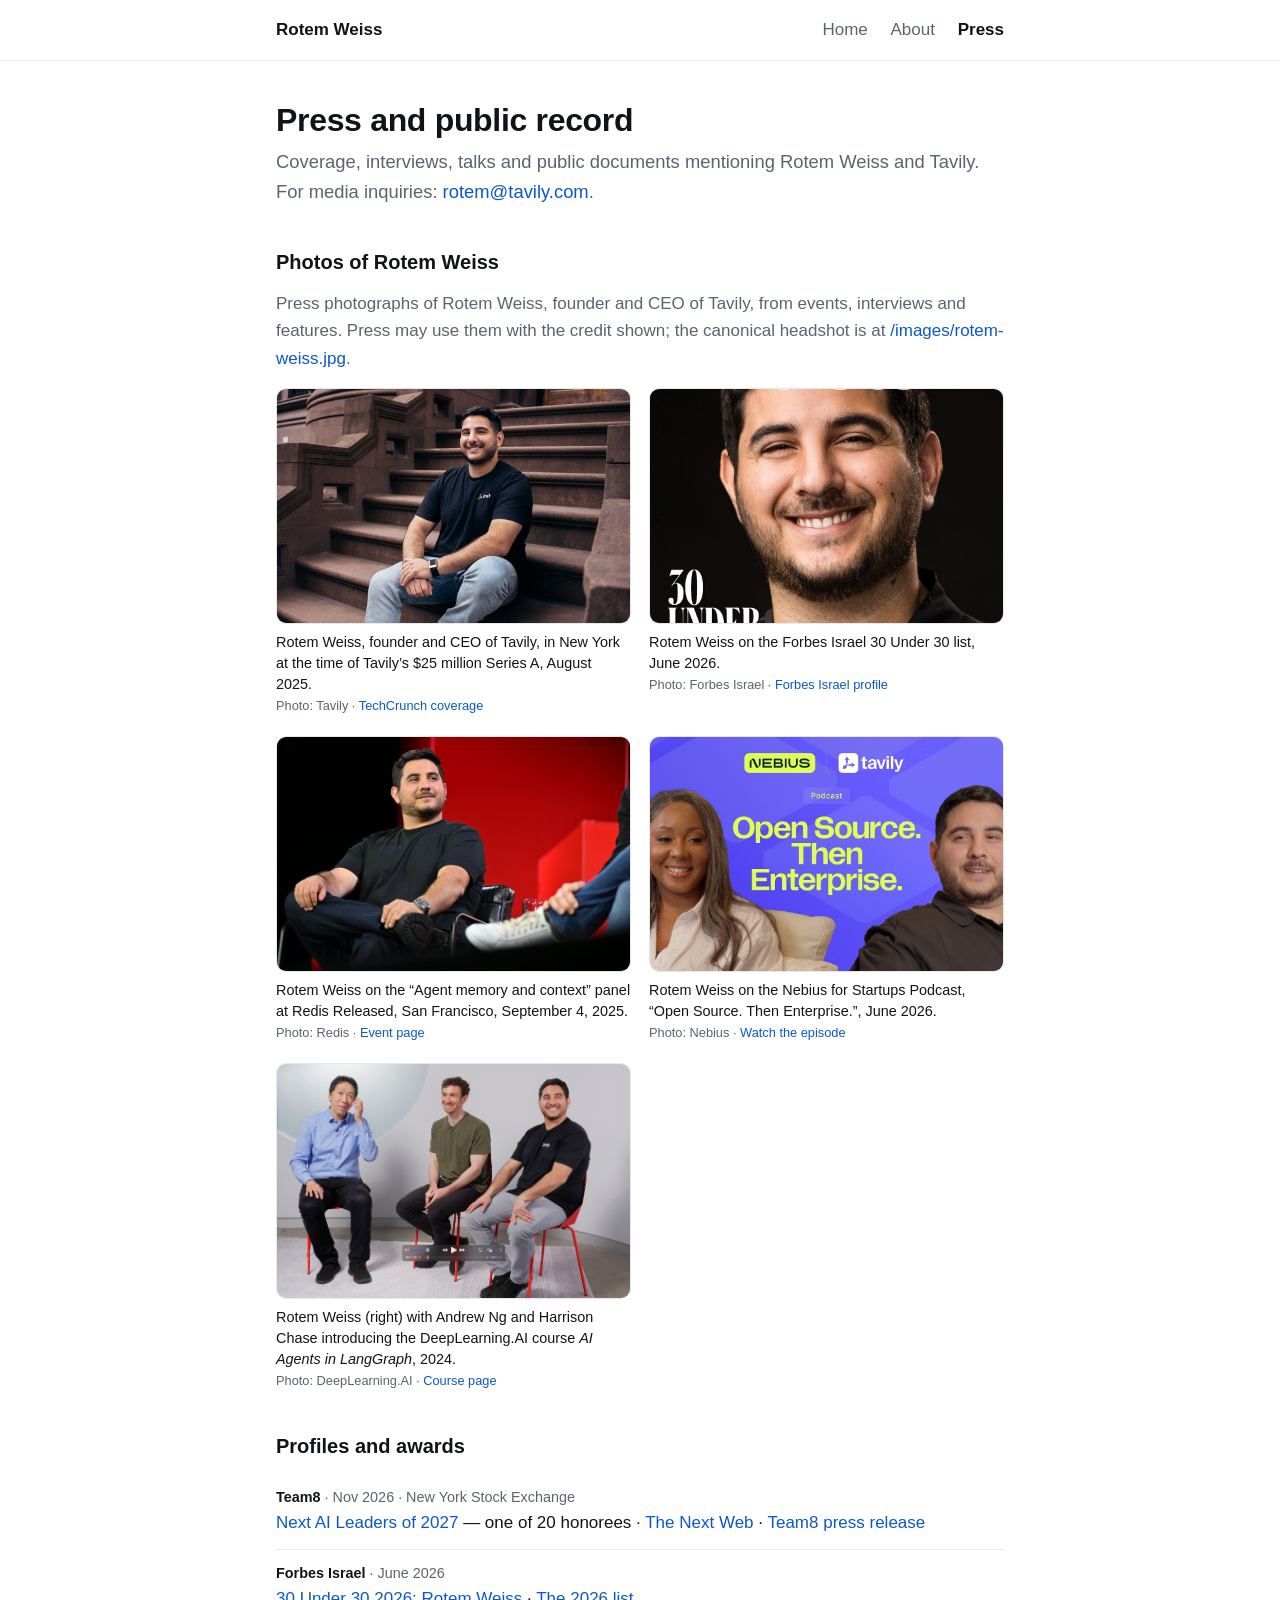
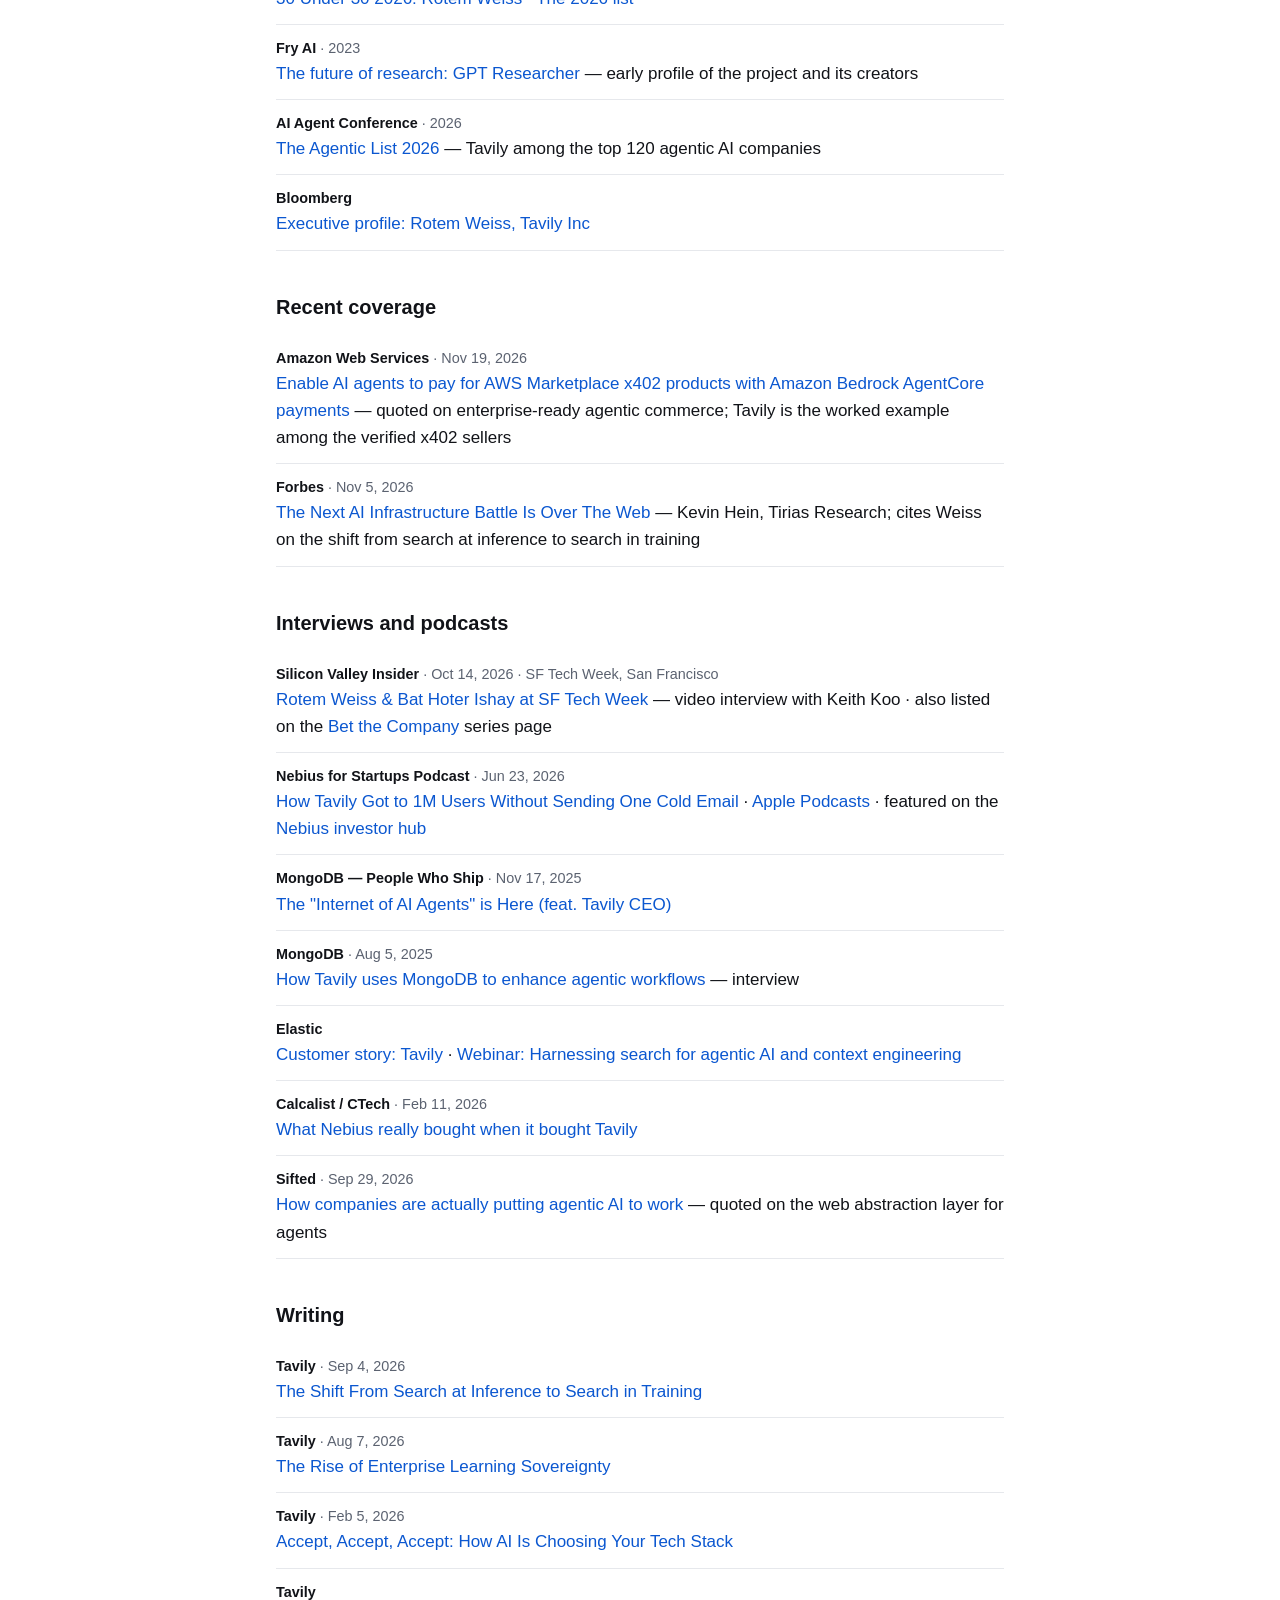
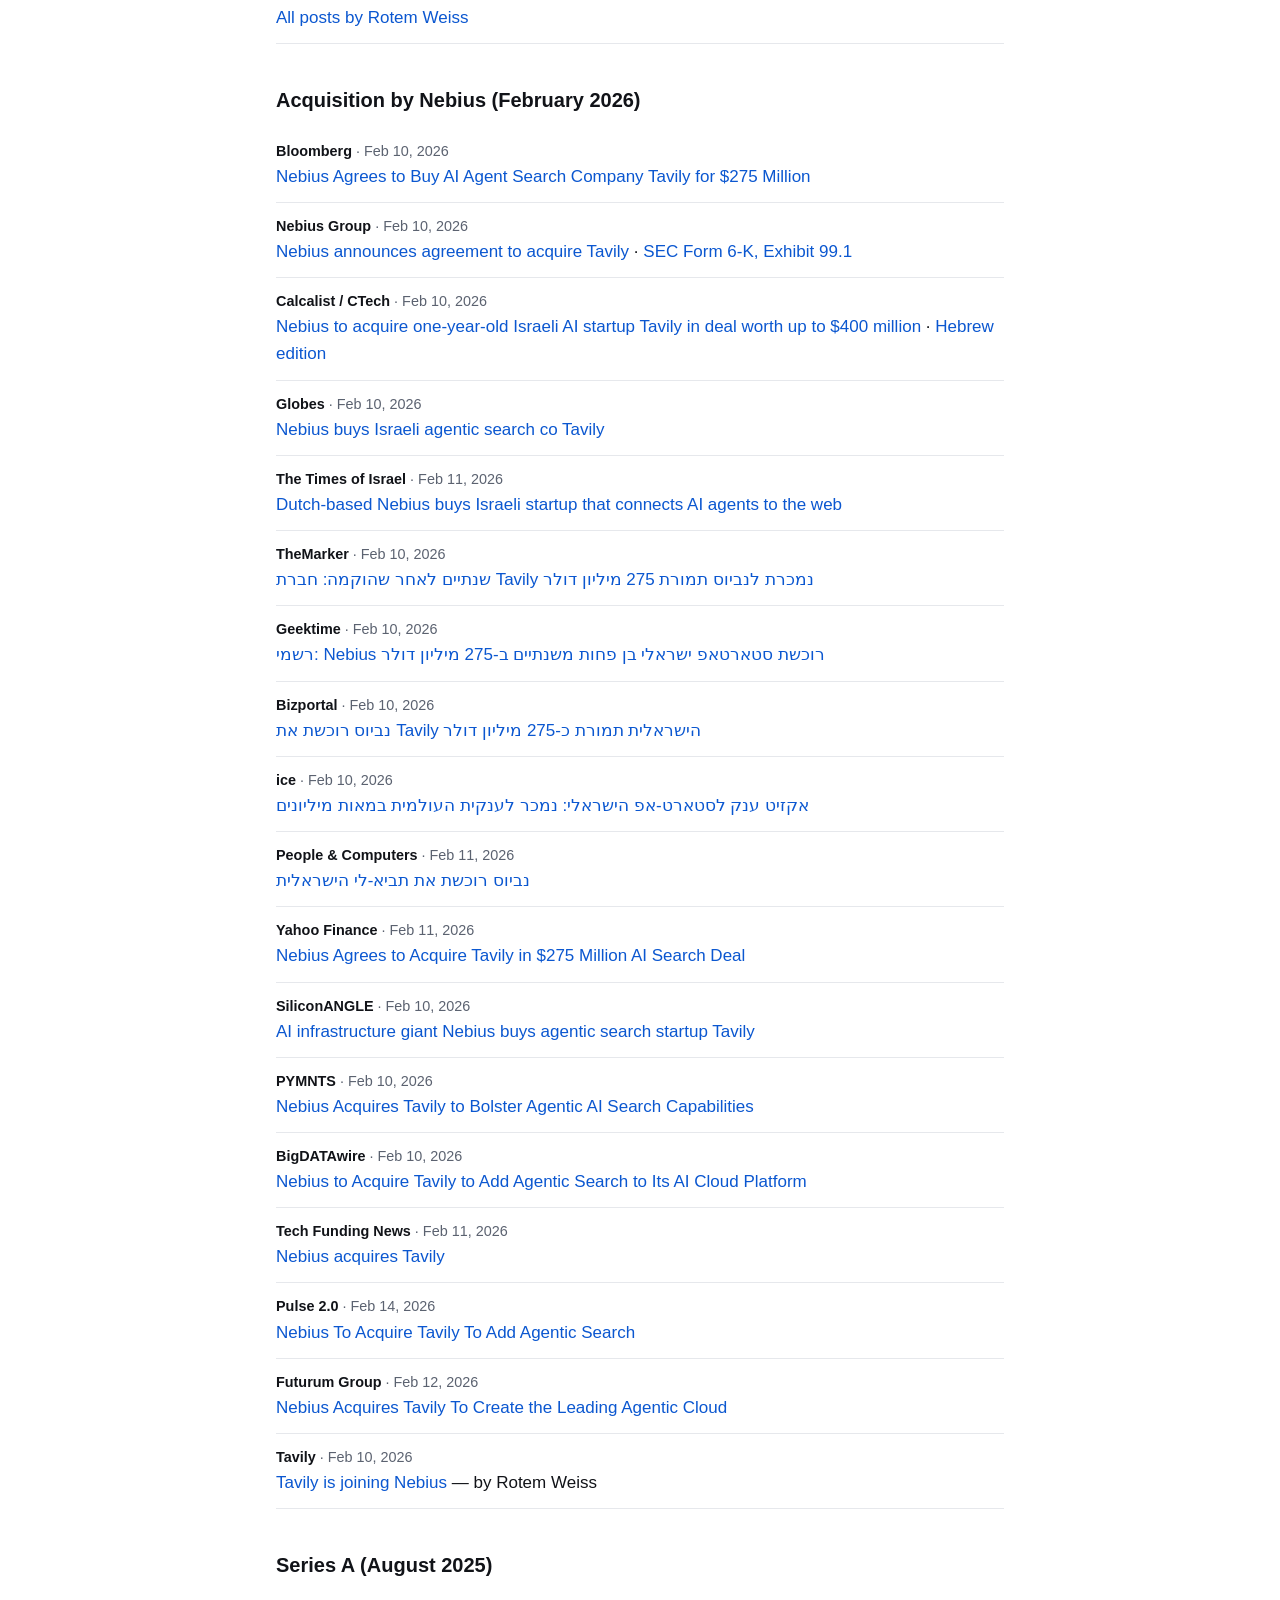
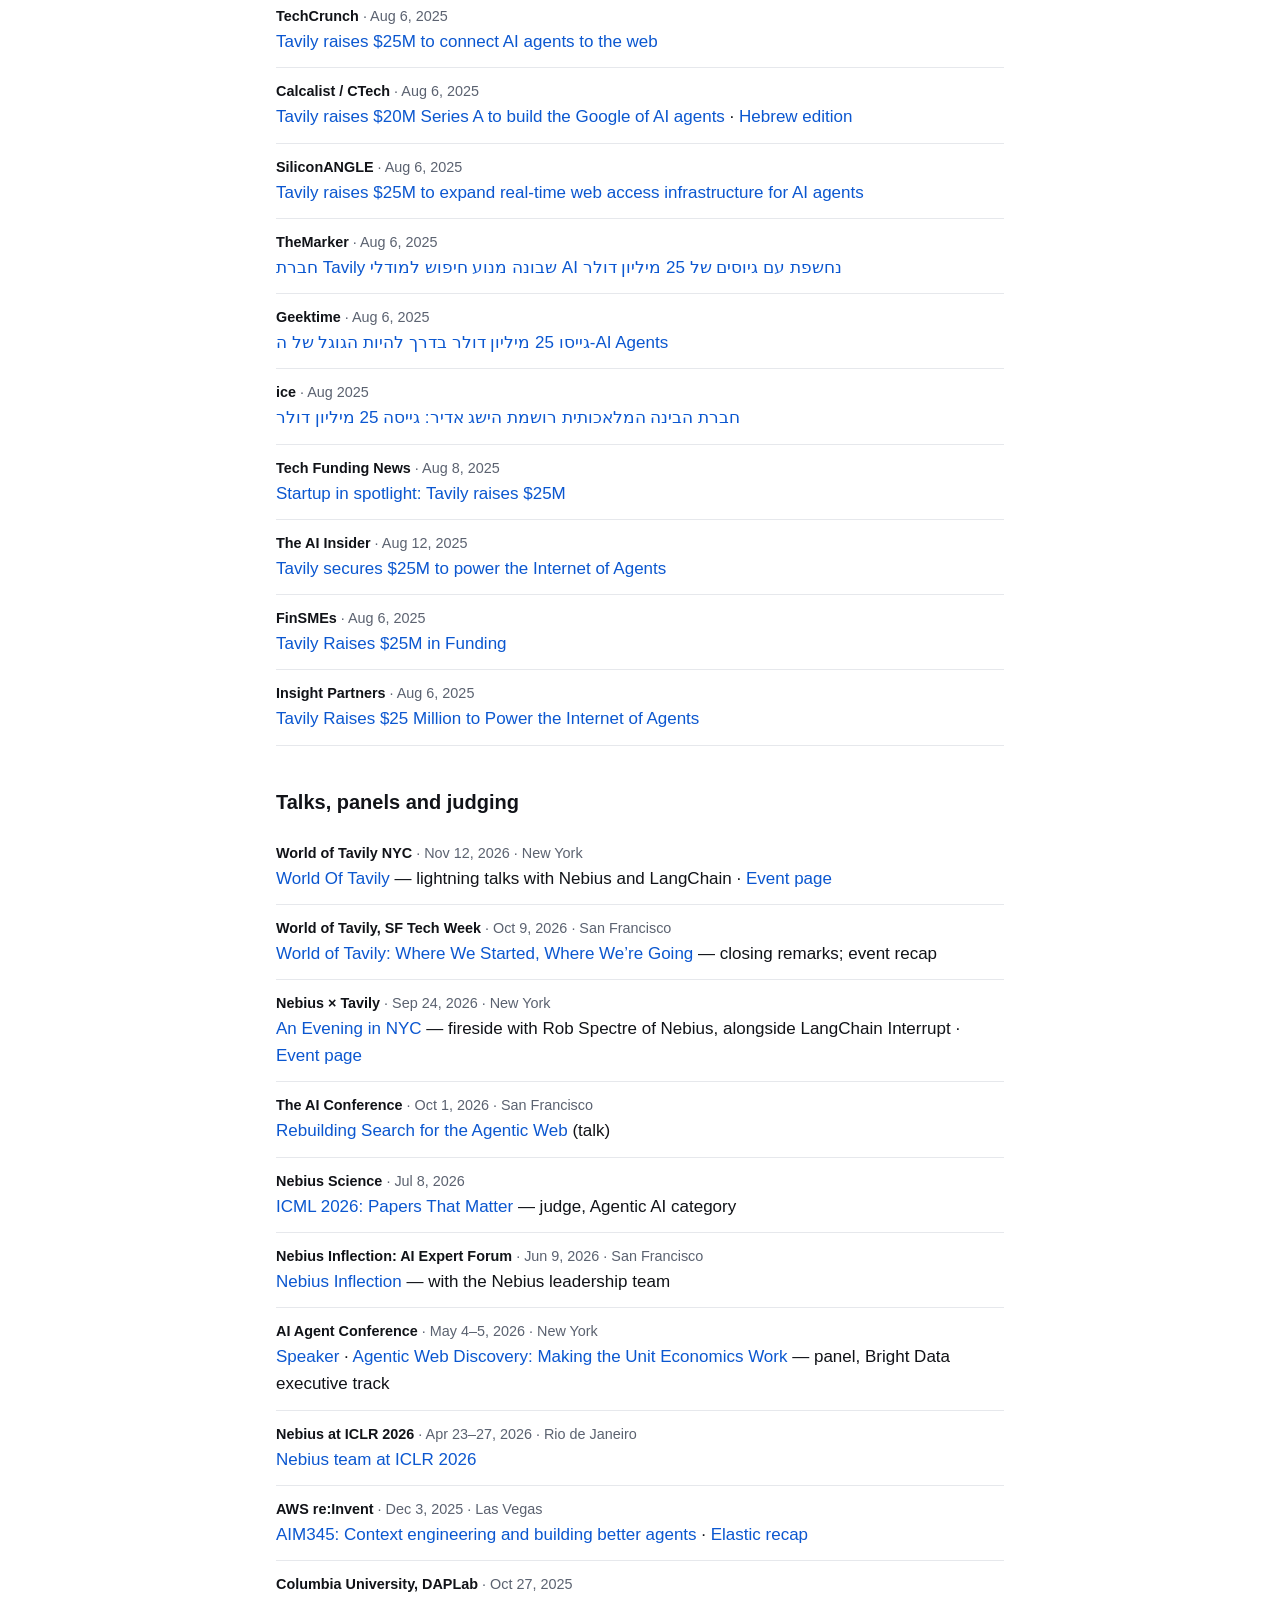
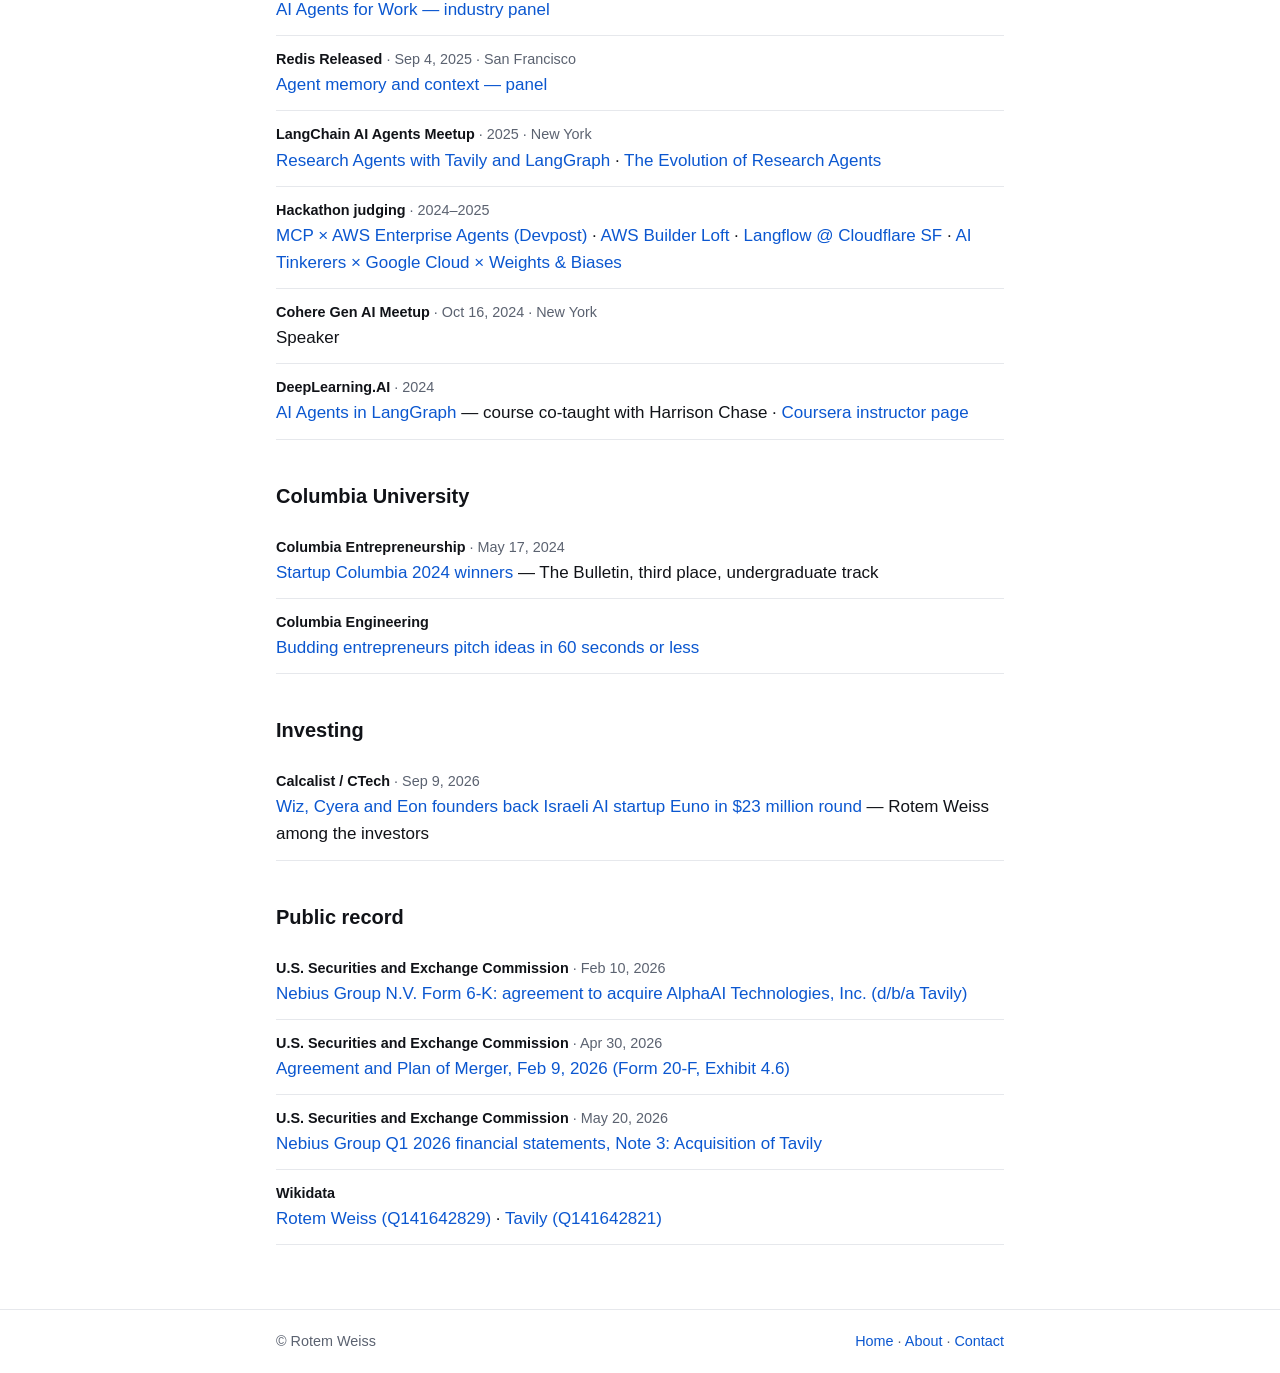
<file: press/index.html>
<!doctype html>
<html lang="en">
<head>
<meta charset="utf-8">
<meta name="viewport" content="width=device-width, initial-scale=1">
<title>Press — Rotem Weiss</title>
<meta name="description" content="Press coverage, interviews, talks and public records mentioning Rotem Weiss, founder and CEO of Tavily: Forbes, Bloomberg, TechCrunch, AWS, Calcalist, Globes, Times of Israel, Forbes Israel, Nebius, MongoDB, Elastic, Columbia and more.">
<link rel="canonical" href="https://rotemweiss.com/press/">
<link rel="icon" href="/favicon.ico" sizes="48x48">
<link rel="icon" href="/favicon.svg" type="image/svg+xml">
<link rel="icon" href="/icon-192.png" type="image/png" sizes="192x192">
<link rel="apple-touch-icon" href="/apple-touch-icon.png">
<link rel="stylesheet" href="/styles.css">
<meta property="og:title" content="Press — Rotem Weiss">
<meta property="og:url" content="https://rotemweiss.com/press/">
<meta property="og:image" content="https://rotemweiss.com/images/rotem-weiss.jpg">
<meta name="robots" content="max-image-preview:large">
<script type="application/ld+json">
{
  "@context": "https://schema.org",
  "@graph": [
    {
      "@type": "WebPage",
      "@id": "https://rotemweiss.com/press/#webpage",
      "url": "https://rotemweiss.com/press/",
      "name": "Press — Rotem Weiss",
      "isPartOf": {
        "@id": "https://rotemweiss.com/#website"
      },
      "about": {
        "@id": "https://rotemweiss.com/about/#person"
      },
      "primaryImageOfPage": {
        "@id": "https://rotemweiss.com/images/rotem-weiss-tavily-series-a-2025.jpg"
      },
      "image": [
        {
          "@id": "https://rotemweiss.com/images/rotem-weiss-tavily-series-a-2025.jpg"
        },
        {
          "@id": "https://rotemweiss.com/images/rotem-weiss-forbes-israel-30-under-30-2026.jpg"
        },
        {
          "@id": "https://rotemweiss.com/images/rotem-weiss-redis-released-san-francisco-2025.jpg"
        },
        {
          "@id": "https://rotemweiss.com/images/rotem-weiss-nebius-for-startups-podcast-2026.jpg"
        },
        {
          "@id": "https://rotemweiss.com/images/rotem-weiss-deeplearning-ai-agents-in-langgraph-2024.jpg"
        }
      ]
    },
    {
      "@type": "ImageObject",
      "@id": "https://rotemweiss.com/images/rotem-weiss-tavily-series-a-2025.jpg",
      "url": "https://rotemweiss.com/images/rotem-weiss-tavily-series-a-2025.jpg",
      "contentUrl": "https://rotemweiss.com/images/rotem-weiss-tavily-series-a-2025.jpg",
      "name": "Rotem Weiss, founder and CEO of Tavily, in New York at the time of Tavily’s $25 million Series A, August 2025",
      "caption": "Rotem Weiss, founder and CEO of Tavily, in New York at the time of Tavily’s $25 million Series A, August 2025.",
      "description": "Rotem Weiss, founder and CEO of Tavily, sitting on brownstone steps in New York wearing a Tavily T-shirt",
      "width": 1067,
      "height": 711,
      "encodingFormat": "image/jpeg",
      "datePublished": "2025-08",
      "creditText": "Tavily",
      "copyrightNotice": "© Tavily",
      "about": {
        "@id": "https://rotemweiss.com/about/#person"
      },
      "mainEntityOfPage": {
        "@id": "https://rotemweiss.com/press/#webpage"
      }
    },
    {
      "@type": "ImageObject",
      "@id": "https://rotemweiss.com/images/rotem-weiss-forbes-israel-30-under-30-2026.jpg",
      "url": "https://rotemweiss.com/images/rotem-weiss-forbes-israel-30-under-30-2026.jpg",
      "contentUrl": "https://rotemweiss.com/images/rotem-weiss-forbes-israel-30-under-30-2026.jpg",
      "name": "Rotem Weiss on the Forbes Israel 30 Under 30 list, June 2026",
      "caption": "Rotem Weiss on the Forbes Israel 30 Under 30 list, June 2026.",
      "description": "Rotem Weiss on the Forbes Israel 30 Under 30 cover graphic",
      "width": 1080,
      "height": 1350,
      "encodingFormat": "image/jpeg",
      "datePublished": "2026-06",
      "creditText": "Forbes Israel",
      "copyrightNotice": "© Forbes Israel",
      "about": {
        "@id": "https://rotemweiss.com/about/#person"
      },
      "mainEntityOfPage": {
        "@id": "https://rotemweiss.com/press/#webpage"
      }
    },
    {
      "@type": "ImageObject",
      "@id": "https://rotemweiss.com/images/rotem-weiss-redis-released-san-francisco-2025.jpg",
      "url": "https://rotemweiss.com/images/rotem-weiss-redis-released-san-francisco-2025.jpg",
      "contentUrl": "https://rotemweiss.com/images/rotem-weiss-redis-released-san-francisco-2025.jpg",
      "name": "Rotem Weiss on the “Agent memory and context” panel at Redis Released, San Francisco, September 4, 2025",
      "caption": "Rotem Weiss on the “Agent memory and context” panel at Redis Released, San Francisco, September 4, 2025.",
      "description": "Rotem Weiss, founder and CEO of Tavily, seated on stage during a panel at Redis Released in San Francisco",
      "width": 1620,
      "height": 1080,
      "encodingFormat": "image/jpeg",
      "datePublished": "2025-09-04",
      "creditText": "Redis",
      "copyrightNotice": "© Redis",
      "about": {
        "@id": "https://rotemweiss.com/about/#person"
      },
      "mainEntityOfPage": {
        "@id": "https://rotemweiss.com/press/#webpage"
      }
    },
    {
      "@type": "ImageObject",
      "@id": "https://rotemweiss.com/images/rotem-weiss-nebius-for-startups-podcast-2026.jpg",
      "url": "https://rotemweiss.com/images/rotem-weiss-nebius-for-startups-podcast-2026.jpg",
      "contentUrl": "https://rotemweiss.com/images/rotem-weiss-nebius-for-startups-podcast-2026.jpg",
      "name": "Rotem Weiss on the Nebius for Startups Podcast, “Open Source. Then Enterprise.”, June 2026",
      "caption": "Rotem Weiss on the Nebius for Startups Podcast, “Open Source. Then Enterprise.”, June 2026.",
      "description": "Rotem Weiss, founder and CEO of Tavily, as a guest on the Nebius for Startups Podcast; title card reads Open Source. Then Enterprise.",
      "width": 1280,
      "height": 720,
      "encodingFormat": "image/jpeg",
      "datePublished": "2026-06-23",
      "creditText": "Nebius",
      "copyrightNotice": "© Nebius",
      "about": {
        "@id": "https://rotemweiss.com/about/#person"
      },
      "mainEntityOfPage": {
        "@id": "https://rotemweiss.com/press/#webpage"
      }
    },
    {
      "@type": "ImageObject",
      "@id": "https://rotemweiss.com/images/rotem-weiss-deeplearning-ai-agents-in-langgraph-2024.jpg",
      "url": "https://rotemweiss.com/images/rotem-weiss-deeplearning-ai-agents-in-langgraph-2024.jpg",
      "contentUrl": "https://rotemweiss.com/images/rotem-weiss-deeplearning-ai-agents-in-langgraph-2024.jpg",
      "name": "Rotem Weiss (right) with Andrew Ng and Harrison Chase introducing the DeepLearning.AI course AI Agents in LangGraph, 2024",
      "caption": "Rotem Weiss (right) with Andrew Ng and Harrison Chase introducing the DeepLearning.AI course AI Agents in LangGraph, 2024.",
      "description": "Rotem Weiss (right) with Andrew Ng and Harrison Chase introducing the DeepLearning.AI course AI Agents in LangGraph",
      "width": 1800,
      "height": 987,
      "encodingFormat": "image/jpeg",
      "datePublished": "2024",
      "creditText": "DeepLearning.AI",
      "copyrightNotice": "© DeepLearning.AI",
      "about": {
        "@id": "https://rotemweiss.com/about/#person"
      },
      "mainEntityOfPage": {
        "@id": "https://rotemweiss.com/press/#webpage"
      }
    }
  ]
}
</script>
</head>
<body>
<header class="site">
  <div class="wrap">
    <a class="brand" href="/">Rotem Weiss</a>
    <nav>
      <a href="/">Home</a>
      <a href="/about/">About</a>
      <a href="/press/" aria-current="page">Press</a>
    </nav>
  </div>
</header>

<main>
  <div class="wrap">
    <h1>Press and public record</h1>
    <p class="lede">Coverage, interviews, talks and public documents mentioning Rotem Weiss and Tavily. For media inquiries: <a href="mailto:rotem@tavily.com">rotem@tavily.com</a>.</p>

    <h2 id="photos">Photos of Rotem Weiss</h2>
    <p class="muted">Press photographs of Rotem Weiss, founder and CEO of Tavily, from events, interviews and features. Press may use them with the credit shown; the canonical headshot is at <a href="/images/rotem-weiss.jpg">/images/rotem-weiss.jpg</a>.</p>
    <div class="photos">
      <figure>
        <a href="/images/rotem-weiss-tavily-series-a-2025.jpg"><img src="/images/rotem-weiss-tavily-series-a-2025.jpg" alt="Rotem Weiss, founder and CEO of Tavily, sitting on brownstone steps in New York wearing a Tavily T-shirt" width="1067" height="711" loading="eager" fetchpriority="high"></a>
        <figcaption>Rotem Weiss, founder and CEO of Tavily, in New York at the time of Tavily’s $25 million Series A, August 2025. <span class="credit">Photo: Tavily · <a href="https://techcrunch.com/2025/08/06/tavily-raises-25m-to-connect-ai-agents-to-the-web">TechCrunch coverage</a></span></figcaption>
      </figure>
      <figure>
        <a href="/images/rotem-weiss-forbes-israel-30-under-30-2026.jpg"><img src="/images/rotem-weiss-forbes-israel-30-under-30-2026.jpg" alt="Rotem Weiss on the Forbes Israel 30 Under 30 cover graphic" width="1080" height="1350" loading="eager"></a>
        <figcaption>Rotem Weiss on the Forbes Israel 30 Under 30 list, June 2026. <span class="credit">Photo: Forbes Israel · <a href="https://forbes.co.il/rankings/2026under30/rotem-weiss">Forbes Israel profile</a></span></figcaption>
      </figure>
      <figure>
        <a href="/images/rotem-weiss-redis-released-san-francisco-2025.jpg"><img src="/images/rotem-weiss-redis-released-san-francisco-2025.jpg" alt="Rotem Weiss, founder and CEO of Tavily, seated on stage during a panel at Redis Released in San Francisco" width="1620" height="1080" loading="lazy"></a>
        <figcaption>Rotem Weiss on the “Agent memory and context” panel at Redis Released, San Francisco, September 4, 2025. <span class="credit">Photo: Redis · <a href="https://redis.io/events/redis-released-san-francisco">Event page</a></span></figcaption>
      </figure>
      <figure>
        <a href="/images/rotem-weiss-nebius-for-startups-podcast-2026.jpg"><img src="/images/rotem-weiss-nebius-for-startups-podcast-2026.jpg" alt="Rotem Weiss, founder and CEO of Tavily, as a guest on the Nebius for Startups Podcast; title card reads Open Source. Then Enterprise." width="1280" height="720" loading="lazy"></a>
        <figcaption>Rotem Weiss on the Nebius for Startups Podcast, “Open Source. Then Enterprise.”, June 2026. <span class="credit">Photo: Nebius · <a href="https://www.youtube.com/watch?v=o_Q8Iofk1Lk">Watch the episode</a></span></figcaption>
      </figure>
      <figure>
        <a href="/images/rotem-weiss-deeplearning-ai-agents-in-langgraph-2024.jpg"><img src="/images/rotem-weiss-deeplearning-ai-agents-in-langgraph-2024.jpg" alt="Rotem Weiss (right) with Andrew Ng and Harrison Chase introducing the DeepLearning.AI course AI Agents in LangGraph" width="1800" height="987" loading="lazy"></a>
        <figcaption>Rotem Weiss (right) with Andrew Ng and Harrison Chase introducing the DeepLearning.AI course <em>AI Agents in LangGraph</em>, 2024. <span class="credit">Photo: DeepLearning.AI · <a href="https://www.deeplearning.ai/courses/ai-agents-in-langgraph">Course page</a></span></figcaption>
      </figure>
    </div>

    <h2>Profiles and awards</h2>
    <div class="press-item"><div class="outlet"><b>Team8</b> · Nov 2026 · New York Stock Exchange</div><a href="https://team8.vc/events/next-ai-leaders27/">Next AI Leaders of 2027</a> — one of 20 honorees · <a href="https://thenextweb.com/news/team8-infra-village-nyse-next-ai-leaders-2027">The Next Web</a> · <a href="https://www.finanzwire.com/press-release/team8-creates-infra-village-as-enterprise-ai-decisions-move-from-experimentation-to-execution-lPVqDWB1JAs">Team8 press release</a></div>
    <div class="press-item"><div class="outlet"><b>Forbes Israel</b> · June 2026</div><a href="https://forbes.co.il/rankings/2026under30/rotem-weiss">30 Under 30 2026: Rotem Weiss</a> · <a href="https://forbes.co.il/e/record-fundraising-record-valuations-meet-forbes-israels-30under30-for-2026/">The 2026 list</a></div>
    <div class="press-item"><div class="outlet"><b>Fry AI</b> · 2023</div><a href="https://www.fry-ai.com/p/future-research-gpt-researcher">The future of research: GPT Researcher</a> — early profile of the project and its creators</div>
    <div class="press-item"><div class="outlet"><b>AI Agent Conference</b> · 2026</div><a href="https://www.agentconference.com/agenticlist/2026">The Agentic List 2026</a> — Tavily among the top 120 agentic AI companies</div>
    <div class="press-item"><div class="outlet"><b>Bloomberg</b></div><a href="https://www.bloomberg.com/profile/person/24916032">Executive profile: Rotem Weiss, Tavily Inc</a></div>

    <h2>Recent coverage</h2>
    <div class="press-item"><div class="outlet"><b>Amazon Web Services</b> · Nov 19, 2026</div><a href="https://aws.amazon.com/blogs/machine-learning/enable-ai-agents-to-pay-for-aws-marketplace-x402-products-with-amazon-bedrock-agentcore-payments/">Enable AI agents to pay for AWS Marketplace x402 products with Amazon Bedrock AgentCore payments</a> — quoted on enterprise-ready agentic commerce; Tavily is the worked example among the verified x402 sellers</div>
    <div class="press-item"><div class="outlet"><b>Forbes</b> · Nov 5, 2026</div><a href="https://www.forbes.com/sites/tiriasresearch/2026/11/05/the-next-ai-infrastructure-battle-is-over-the-web/">The Next AI Infrastructure Battle Is Over The Web</a> — Kevin Hein, Tirias Research; cites Weiss on the shift from search at inference to search in training</div>

    <h2>Interviews and podcasts</h2>
    <div class="press-item"><div class="outlet"><b>Silicon Valley Insider</b> · Oct 14, 2026 · SF Tech Week, San Francisco</div><a href="https://svin.biz/events/sf-tech-week/rotem-bat-tavily-post-v8">Rotem Weiss &amp; Bat Hoter Ishay at SF Tech Week</a> — video interview with Keith Koo · also listed on the <a href="https://svin.biz/series/bet-the-company">Bet the Company</a> series page</div>
    <div class="press-item"><div class="outlet"><b>Nebius for Startups Podcast</b> · Jun 23, 2026</div><a href="https://www.youtube.com/watch?v=o_Q8Iofk1Lk">How Tavily Got to 1M Users Without Sending One Cold Email</a> · <a href="https://podcasts.apple.com/dk/podcast/how-tavily-got-to-1m-users-without-sending-one-cold-email/id1889491915?i=1000773869701">Apple Podcasts</a> · featured on the <a href="https://nebius.com/investor-hub">Nebius investor hub</a></div>
    <div class="press-item"><div class="outlet"><b>MongoDB — People Who Ship</b> · Nov 17, 2025</div><a href="https://www.youtube.com/watch?v=Gjzf7HpsOW0">The "Internet of AI Agents" is Here (feat. Tavily CEO)</a></div>
    <div class="press-item"><div class="outlet"><b>MongoDB</b> · Aug 5, 2025</div><a href="https://www.mongodb.com/company/blog/innovation/how-tavily-uses-mongodb-to-enhance-agentic-workflows">How Tavily uses MongoDB to enhance agentic workflows</a> — interview</div>
    <div class="press-item"><div class="outlet"><b>Elastic</b></div><a href="https://www.elastic.co/customers/tavily">Customer story: Tavily</a> · <a href="https://www.elastic.co/virtual-events/harnessing-search-agentic-ai-context-engineering">Webinar: Harnessing search for agentic AI and context engineering</a></div>
    <div class="press-item"><div class="outlet"><b>Calcalist / CTech</b> · Feb 11, 2026</div><a href="https://www.calcalistech.com/ctechnews/article/bjtrn2fw11l">What Nebius really bought when it bought Tavily</a></div>
    <div class="press-item"><div class="outlet"><b>Sifted</b> · Sep 29, 2026</div><a href="https://sifted.eu/articles/how-companies-are-putting-agentic-ai-to-work-brnd">How companies are actually putting agentic AI to work</a> — quoted on the web abstraction layer for agents</div>

    <h2>Writing</h2>
    <div class="press-item"><div class="outlet"><b>Tavily</b> · Sep 4, 2026</div><a href="https://www.tavily.com/blog/the-shift-from-search-at-inference-to-search-in-training">The Shift From Search at Inference to Search in Training</a></div>
    <div class="press-item"><div class="outlet"><b>Tavily</b> · Aug 7, 2026</div><a href="https://www.tavily.com/blog/the-rise-of-enterprise-learning-sovereignty">The Rise of Enterprise Learning Sovereignty</a></div>
    <div class="press-item"><div class="outlet"><b>Tavily</b> · Feb 5, 2026</div><a href="https://www.tavily.com/blog/how-ai-is-choosing-your-tech-stack">Accept, Accept, Accept: How AI Is Choosing Your Tech Stack</a></div>
    <div class="press-item"><div class="outlet"><b>Tavily</b></div><a href="https://www.tavily.com/author/rotem-weiss">All posts by Rotem Weiss</a></div>

    <h2>Acquisition by Nebius (February 2026)</h2>
    <div class="press-item"><div class="outlet"><b>Bloomberg</b> · Feb 10, 2026</div><a href="https://www.bloomberg.com/news/articles/2026-02-10/nebius-agrees-to-buy-ai-agent-search-company-tavily-for-275-million">Nebius Agrees to Buy AI Agent Search Company Tavily for $275 Million</a></div>
    <div class="press-item"><div class="outlet"><b>Nebius Group</b> · Feb 10, 2026</div><a href="https://nebius.com/newsroom/nebius-announces-agreement-to-acquire-tavily-to-add-agentic-search-to-its-ai-cloud-platform">Nebius announces agreement to acquire Tavily</a> · <a href="https://www.sec.gov/Archives/edgar/data/1513845/000110465926012492/tm265786d1_ex99-1.htm">SEC Form 6-K, Exhibit 99.1</a></div>
    <div class="press-item"><div class="outlet"><b>Calcalist / CTech</b> · Feb 10, 2026</div><a href="https://www.calcalistech.com/ctechnews/article/r168bhodbe">Nebius to acquire one-year-old Israeli AI startup Tavily in deal worth up to $400 million</a> · <a href="https://www.calcalist.co.il/calcalistech/article/sytj11hdwwl">Hebrew edition</a></div>
    <div class="press-item"><div class="outlet"><b>Globes</b> · Feb 10, 2026</div><a href="https://en.globes.co.il/en/article-nebius-buys-israeli-agentic-search-co-tavily-1001534602">Nebius buys Israeli agentic search co Tavily</a></div>
    <div class="press-item"><div class="outlet"><b>The Times of Israel</b> · Feb 11, 2026</div><a href="https://www.timesofisrael.com/dutch-based-nebius-buys-israeli-startup-that-connects-ai-agents-to-the-web">Dutch-based Nebius buys Israeli startup that connects AI agents to the web</a></div>
    <div class="press-item"><div class="outlet"><b>TheMarker</b> · Feb 10, 2026</div><a href="https://www.themarker.com/technation/2026-02-10/ty-article/.premium/0000019c-481d-d571-affe-5e5f2cd00000">שנתיים לאחר שהוקמה: חברת Tavily נמכרת לנביוס תמורת 275 מיליון דולר</a></div>
    <div class="press-item"><div class="outlet"><b>Geektime</b> · Feb 10, 2026</div><a href="https://www.geektime.co.il/nebius-announces-agreement-to-acquire-israeli-startup/">רשמי: Nebius רוכשת סטארטאפ ישראלי בן פחות משנתיים ב-275 מיליון דולר</a></div>
    <div class="press-item"><div class="outlet"><b>Bizportal</b> · Feb 10, 2026</div><a href="https://www.bizportal.co.il/BizTech/news/article/20027576">נביוס רוכשת את Tavily הישראלית תמורת כ-275 מיליון דולר</a></div>
    <div class="press-item"><div class="outlet"><b>ice</b> · Feb 10, 2026</div><a href="https://www.ice.co.il/digital-140/news/article/1102723">אקזיט ענק לסטארט-אפ הישראלי: נמכר לענקית העולמית במאות מיליונים</a></div>
    <div class="press-item"><div class="outlet"><b>People &amp; Computers</b> · Feb 11, 2026</div><a href="https://www.pc.co.il/news/446106/">נביוס רוכשת את תביא-לי הישראלית</a></div>
    <div class="press-item"><div class="outlet"><b>Yahoo Finance</b> · Feb 11, 2026</div><a href="https://finance.yahoo.com/news/nebius-agrees-acquire-tavily-275-145527432.html">Nebius Agrees to Acquire Tavily in $275 Million AI Search Deal</a></div>
    <div class="press-item"><div class="outlet"><b>SiliconANGLE</b> · Feb 10, 2026</div><a href="https://siliconangle.com/2026/02/10/ai-infrastructure-giant-nebius-buys-agentic-search-startup-tavily">AI infrastructure giant Nebius buys agentic search startup Tavily</a></div>
    <div class="press-item"><div class="outlet"><b>PYMNTS</b> · Feb 10, 2026</div><a href="https://www.pymnts.com/partnerships/2026/nebius-acquires-tavily-to-bolster-agentic-ai-search-capabilities">Nebius Acquires Tavily to Bolster Agentic AI Search Capabilities</a></div>
    <div class="press-item"><div class="outlet"><b>BigDATAwire</b> · Feb 10, 2026</div><a href="https://www.hpcwire.com/bigdatawire/this-just-in/nebius-to-acquire-tavily-to-add-agentic-search-to-its-ai-cloud-platform/">Nebius to Acquire Tavily to Add Agentic Search to Its AI Cloud Platform</a></div>
    <div class="press-item"><div class="outlet"><b>Tech Funding News</b> · Feb 11, 2026</div><a href="https://techfundingnews.com/nebius-acquires-tavily-ai-agent-search-275m/">Nebius acquires Tavily</a></div>
    <div class="press-item"><div class="outlet"><b>Pulse 2.0</b> · Feb 14, 2026</div><a href="https://pulse2.com/nebius-to-acquire-tavily-to-add-agentic-search/">Nebius To Acquire Tavily To Add Agentic Search</a></div>
    <div class="press-item"><div class="outlet"><b>Futurum Group</b> · Feb 12, 2026</div><a href="https://futurumgroup.com/insights/does-nebius-acquisition-of-tavily-create-the-leading-agentic-cloud">Nebius Acquires Tavily To Create the Leading Agentic Cloud</a></div>
    <div class="press-item"><div class="outlet"><b>Tavily</b> · Feb 10, 2026</div><a href="https://www.tavily.com/blog/tavily-is-joining-nebius">Tavily is joining Nebius</a> — by Rotem Weiss</div>

    <h2>Series A (August 2025)</h2>
    <div class="press-item"><div class="outlet"><b>TechCrunch</b> · Aug 6, 2025</div><a href="https://techcrunch.com/2025/08/06/tavily-raises-25m-to-connect-ai-agents-to-the-web">Tavily raises $25M to connect AI agents to the web</a></div>
    <div class="press-item"><div class="outlet"><b>Calcalist / CTech</b> · Aug 6, 2025</div><a href="https://www.calcalistech.com/ctechnews/article/bj9q00tgdee">Tavily raises $20M Series A to build the Google of AI agents</a> · <a href="https://www.calcalist.co.il/calcalistech/article/sjdje6l00xx">Hebrew edition</a></div>
    <div class="press-item"><div class="outlet"><b>SiliconANGLE</b> · Aug 6, 2025</div><a href="https://siliconangle.com/2025/08/06/tavily-raises-25m-expand-real-time-web-access-infrastructure-ai-agents/">Tavily raises $25M to expand real-time web access infrastructure for AI agents</a></div>
    <div class="press-item"><div class="outlet"><b>TheMarker</b> · Aug 6, 2025</div><a href="https://www.themarker.com/technation/2025-08-06/ty-article/.premium/00000198-7f3c-d343-a3db-fffdcfdc0000">חברת Tavily שבונה מנוע חיפוש למודלי AI נחשפת עם גיוסים של 25 מיליון דולר</a></div>
    <div class="press-item"><div class="outlet"><b>Geektime</b> · Aug 6, 2025</div><a href="https://www.geektime.co.il/tavily-comes-out-of-stealth-with-25m/">גייסו 25 מיליון דולר בדרך להיות הגוגל של ה-AI Agents</a></div>
    <div class="press-item"><div class="outlet"><b>ice</b> · Aug 2025</div><a href="https://www.ice.co.il/digital-140/news/article/1078265">חברת הבינה המלאכותית רושמת הישג אדיר: גייסה 25 מיליון דולר</a></div>
    <div class="press-item"><div class="outlet"><b>Tech Funding News</b> · Aug 8, 2025</div><a href="https://techfundingnews.com/tavily-raises-25m-power-internet-of-agents/">Startup in spotlight: Tavily raises $25M</a></div>
    <div class="press-item"><div class="outlet"><b>The AI Insider</b> · Aug 12, 2025</div><a href="https://theaiinsider.tech/2025/08/12/tavily-secures-25m-to-power-the-internet-of-agents/">Tavily secures $25M to power the Internet of Agents</a></div>
    <div class="press-item"><div class="outlet"><b>FinSMEs</b> · Aug 6, 2025</div><a href="https://www.finsmes.com/2025/08/tavily-raises-25m-in-funding.html">Tavily Raises $25M in Funding</a></div>
    <div class="press-item"><div class="outlet"><b>Insight Partners</b> · Aug 6, 2025</div><a href="https://www.insightpartners.com/ideas/tavily-raises-25-million-to-power-the-internet-of-agents">Tavily Raises $25 Million to Power the Internet of Agents</a></div>

    <h2>Talks, panels and judging</h2>
    <div class="press-item"><div class="outlet"><b>World of Tavily NYC</b> · Nov 12, 2026 · New York</div><a href="https://www.garysguide.com/events/i7b5pah/World-Of-Tavily">World Of Tavily</a> — lightning talks with Nebius and LangChain · <a href="https://luma.com/ivrwjk0o">Event page</a></div>
    <div class="press-item"><div class="outlet"><b>World of Tavily, SF Tech Week</b> · Oct 9, 2026 · San Francisco</div><a href="https://www.tavily.com/blog/world-of-tavily-where-we-started-where-we-are-going">World of Tavily: Where We Started, Where We’re Going</a> — closing remarks; event recap</div>
    <div class="press-item"><div class="outlet"><b>Nebius × Tavily</b> · Sep 24, 2026 · New York</div><a href="https://www.tavily.com/events/tavily-nebius-executive-evening-at-interrupt-nyc">An Evening in NYC</a> — fireside with Rob Spectre of Nebius, alongside LangChain Interrupt · <a href="https://luma.com/tavily-d1pw">Event page</a></div>
    <div class="press-item"><div class="outlet"><b>The AI Conference</b> · Oct 1, 2026 · San Francisco</div><a href="https://www.youtube.com/watch?v=CnhxZezhI0s">Rebuilding Search for the Agentic Web</a> (talk)</div>
    <div class="press-item"><div class="outlet"><b>Nebius Science</b> · Jul 8, 2026</div><a href="https://nebius.science/stories/icml-papers-that-matter">ICML 2026: Papers That Matter</a> — judge, Agentic AI category</div>
    <div class="press-item"><div class="outlet"><b>Nebius Inflection: AI Expert Forum</b> · Jun 9, 2026 · San Francisco</div><a href="https://nebius.com/events/nebius-inflection">Nebius Inflection</a> — with the Nebius leadership team</div>
    <div class="press-item"><div class="outlet"><b>AI Agent Conference</b> · May 4–5, 2026 · New York</div><a href="https://2026.agentconference.com/speaker/Rotem-Weiss">Speaker</a> · <a href="https://brightdata.com/lp/web-discovery-track-2026">Agentic Web Discovery: Making the Unit Economics Work</a> — panel, Bright Data executive track</div>
    <div class="press-item"><div class="outlet"><b>Nebius at ICLR 2026</b> · Apr 23–27, 2026 · Rio de Janeiro</div><a href="https://nebius.com/events/iclr-2026">Nebius team at ICLR 2026</a></div>
    <div class="press-item"><div class="outlet"><b>AWS re:Invent</b> · Dec 3, 2025 · Las Vegas</div><a href="https://www.youtube.com/watch?v=KZapt0fQA8k">AIM345: Context engineering and building better agents</a> · <a href="https://www.elastic.co/blog/elastic-aws-reinvent-2025">Elastic recap</a></div>
    <div class="press-item"><div class="outlet"><b>Columbia University, DAPLab</b> · Oct 27, 2025</div><a href="https://daplab.cs.columbia.edu/workshop/2025-10/">AI Agents for Work — industry panel</a></div>
    <div class="press-item"><div class="outlet"><b>Redis Released</b> · Sep 4, 2025 · San Francisco</div><a href="https://redis.io/events/redis-released-san-francisco">Agent memory and context — panel</a></div>
    <div class="press-item"><div class="outlet"><b>LangChain AI Agents Meetup</b> · 2025 · New York</div><a href="https://luma.com/09khp8hy">Research Agents with Tavily and LangGraph</a> · <a href="https://luma.com/snwcs91z">The Evolution of Research Agents</a></div>
    <div class="press-item"><div class="outlet"><b>Hackathon judging</b> · 2024–2025</div><a href="https://mcp-aws-enterprise-agents.devpost.com/">MCP × AWS Enterprise Agents (Devpost)</a> · <a href="https://luma.com/awshack">AWS Builder Loft</a> · <a href="https://luma.com/hacking-agents-hackathon">Langflow @ Cloudflare SF</a> · <a href="https://sf.aitinkerers.org/p/ai-tinkerers-humans-in-the-loop-agents-hackathon-with-google-cloud-weights-biases">AI Tinkerers × Google Cloud × Weights &amp; Biases</a></div>
    <div class="press-item"><div class="outlet"><b>Cohere Gen AI Meetup</b> · Oct 16, 2024 · New York</div>Speaker</div>
    <div class="press-item"><div class="outlet"><b>DeepLearning.AI</b> · 2024</div><a href="https://www.deeplearning.ai/courses/ai-agents-in-langgraph">AI Agents in LangGraph</a> — course co-taught with Harrison Chase · <a href="https://www.coursera.org/instructor/~151908698">Coursera instructor page</a></div>

    <h2>Columbia University</h2>
    <div class="press-item"><div class="outlet"><b>Columbia Entrepreneurship</b> · May 17, 2024</div><a href="https://entrepreneurship.columbia.edu/2024/05/17/congratulations-to-the-winners-of-startup-columbia-2024/">Startup Columbia 2024 winners</a> — The Bulletin, third place, undergraduate track</div>
    <div class="press-item"><div class="outlet"><b>Columbia Engineering</b></div><a href="https://www.engineering.columbia.edu/about/news/budding-entrepreneurs-pitch-ideas-60-seconds-or-less">Budding entrepreneurs pitch ideas in 60 seconds or less</a></div>

    <h2>Investing</h2>
    <div class="press-item"><div class="outlet"><b>Calcalist / CTech</b> · Sep 9, 2026</div><a href="https://www.calcalistech.com/ctechnews/article/h1snf20ugx">Wiz, Cyera and Eon founders back Israeli AI startup Euno in $23 million round</a> — Rotem Weiss among the investors</div>

    <h2>Public record</h2>
    <div class="press-item"><div class="outlet"><b>U.S. Securities and Exchange Commission</b> · Feb 10, 2026</div><a href="https://www.sec.gov/Archives/edgar/data/1513845/000110465926012492/tm265786d1_6k.htm">Nebius Group N.V. Form 6-K: agreement to acquire AlphaAI Technologies, Inc. (d/b/a Tavily)</a></div>
    <div class="press-item"><div class="outlet"><b>U.S. Securities and Exchange Commission</b> · Apr 30, 2026</div><a href="https://www.sec.gov/Archives/edgar/data/1513845/000110465926052948/nbis-20251231xex4d6.htm">Agreement and Plan of Merger, Feb 9, 2026 (Form 20-F, Exhibit 4.6)</a></div>
    <div class="press-item"><div class="outlet"><b>U.S. Securities and Exchange Commission</b> · May 20, 2026</div><a href="https://www.sec.gov/Archives/edgar/data/1513845/000110465926064092/nbis-20260331xex99d2.htm">Nebius Group Q1 2026 financial statements, Note 3: Acquisition of Tavily</a></div>
    <div class="press-item"><div class="outlet"><b>Wikidata</b></div><a href="https://www.wikidata.org/wiki/Q141642829">Rotem Weiss (Q141642829)</a> · <a href="https://www.wikidata.org/wiki/Q141642821">Tavily (Q141642821)</a></div>
  </div>
</main>

<footer class="site">
  <div class="wrap">
    <span>© Rotem Weiss</span>
    <span><a href="/">Home</a> · <a href="/about/">About</a> · <a href="mailto:rotem@tavily.com">Contact</a></span>
  </div>
</footer>
</body>
</html>
</file>
<file: styles.css>
:root {
  --bg: #ffffff;
  --fg: #111318;
  --muted: #5b6270;
  --rule: #e6e8ec;
  --accent: #0b57d0;
  --card: #f6f7f9;
  --max: 760px;
}
@media (prefers-color-scheme: dark) {
  :root {
    --bg: #0f1115;
    --fg: #e8eaf0;
    --muted: #9aa3b2;
    --rule: #262a33;
    --accent: #8ab4f8;
    --card: #171a21;
  }
}
* { box-sizing: border-box; }
html { -webkit-text-size-adjust: 100%; }
body {
  margin: 0;
  background: var(--bg);
  color: var(--fg);
  font: 17px/1.6 -apple-system, BlinkMacSystemFont, "Segoe UI", Roboto, Helvetica, Arial, sans-serif;
}
a { color: var(--accent); text-decoration: none; }
a:hover { text-decoration: underline; }
.wrap { max-width: var(--max); margin: 0 auto; padding: 0 16px; }
header.site {
  border-bottom: 1px solid var(--rule);
}
header.site .wrap {
  display: flex; align-items: center; justify-content: space-between;
  min-height: 60px; gap: 16px; flex-wrap: wrap;
}
header.site .brand { font-weight: 600; color: var(--fg); }
header.site nav a { margin-left: 18px; color: var(--muted); }
header.site nav a[aria-current="page"] { color: var(--fg); font-weight: 600; }
main { padding: 40px 0 64px; }
h1 { font-size: 2rem; line-height: 1.2; margin: 0 0 8px; letter-spacing: -0.01em; }
h2 { font-size: 1.25rem; margin: 40px 0 12px; }
h3 { font-size: 1.05rem; margin: 24px 0 8px; }
p { margin: 0 0 16px; }
.lede { font-size: 1.15rem; color: var(--muted); margin-bottom: 24px; }
.hero { display: flex; gap: 28px; align-items: center; flex-wrap: wrap; }
.hero img {
  width: 160px; height: 160px; border-radius: 50%; object-fit: cover;
  flex: 0 0 auto; border: 1px solid var(--rule);
}
.hero .text { flex: 1 1 320px; }
.links { display: flex; flex-wrap: wrap; gap: 10px 18px; padding: 0; margin: 12px 0 0; list-style: none; }
.links li a { font-weight: 500; }
.facts { list-style: none; padding: 0; margin: 0; }
.facts li { padding: 10px 0; border-bottom: 1px solid var(--rule); }
.facts li strong { display: inline-block; min-width: 150px; color: var(--muted); font-weight: 500; }
.facts li .src { color: var(--muted); font-size: 0.9rem; }
ul.list { padding-left: 20px; }
ul.list li { margin-bottom: 8px; }
.press-item { padding: 12px 0; border-bottom: 1px solid var(--rule); }
.press-item .outlet { color: var(--muted); font-size: 0.9rem; }
.press-item .outlet b { color: var(--fg); font-weight: 600; }
.card { background: var(--card); border: 1px solid var(--rule); border-radius: 10px; padding: 16px 18px; }
.muted { color: var(--muted); }
.photos { display: grid; grid-template-columns: repeat(2, 1fr); gap: 20px 18px; margin: 16px 0 8px; }
.photos figure { margin: 0; }
.photos img { display: block; width: 100%; height: auto; aspect-ratio: 3 / 2; object-fit: cover; border-radius: 10px; border: 1px solid var(--rule); background: var(--card); }
.photos figcaption { font-size: 0.9rem; line-height: 1.45; margin-top: 8px; }
.photos .credit { display: block; color: var(--muted); font-size: 0.8rem; margin-top: 2px; }
@media (max-width: 480px) { .photos { grid-template-columns: 1fr; } }
footer.site { border-top: 1px solid var(--rule); color: var(--muted); font-size: 0.9rem; }
footer.site .wrap { padding: 20px 16px; display: flex; justify-content: space-between; flex-wrap: wrap; gap: 8px; }
.he { direction: rtl; unicode-bidi: isolate; }
@media (max-width: 480px) {
  h1 { font-size: 1.6rem; }
  .hero img { width: 120px; height: 120px; }
  .facts li strong { display: block; min-width: 0; }
}
</file>
